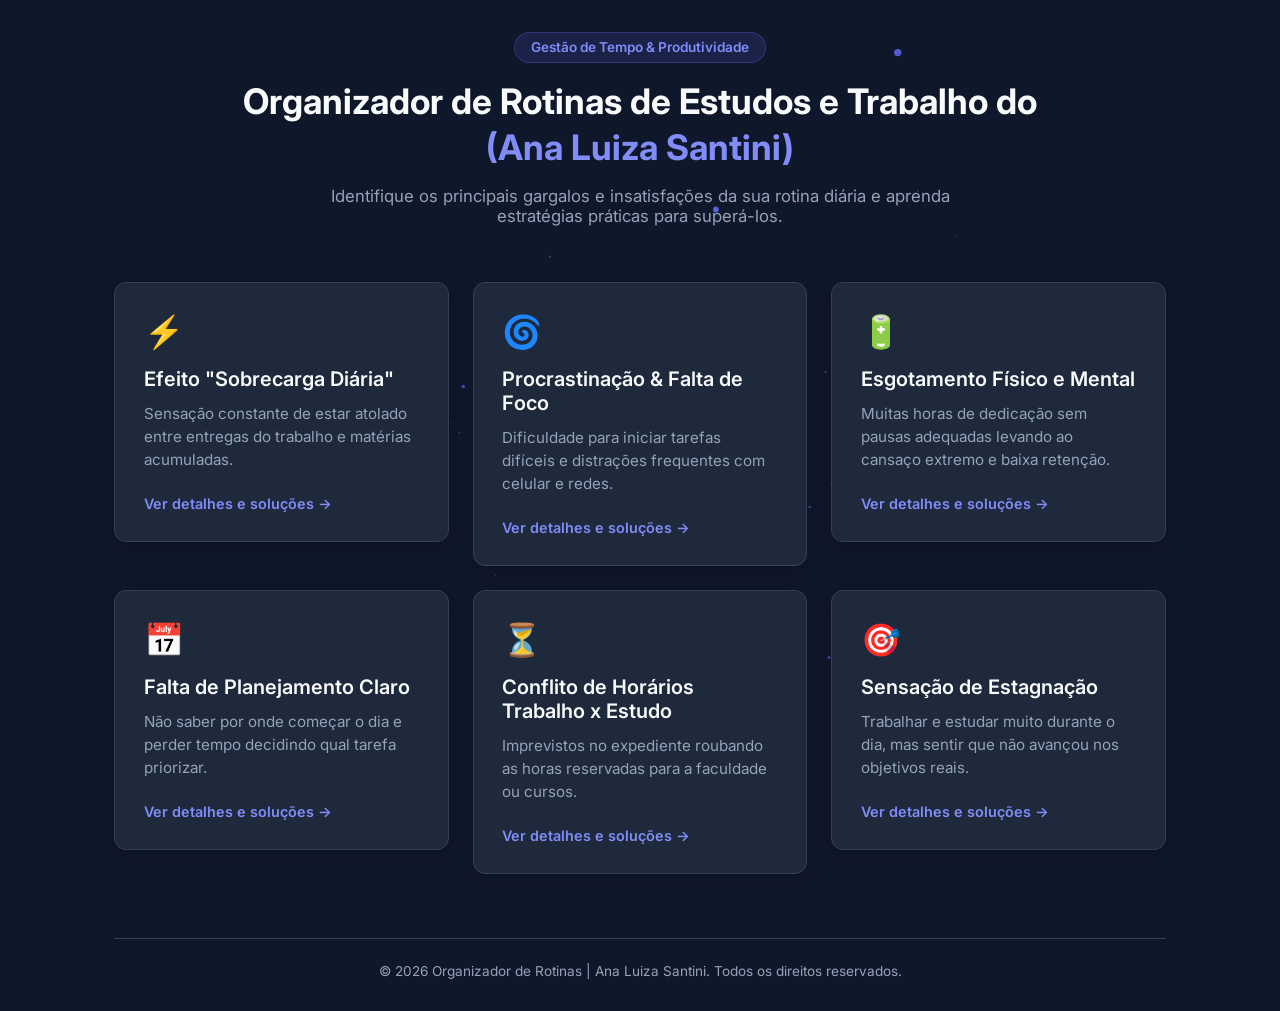
<file: index.html>
<!DOCTYPE html>
<html lang="pt-BR">
<head>
    <meta charset="UTF-8">
    <meta name="viewport" content="width=device-width, initial-scale=1.0">
    <title>Organizador de Rotinas de Estudos e Trabalho - Ana Luiza Santini</title>
    <link rel="stylesheet" href="style.css">
    <link rel="preconnect" href="https://fonts.googleapis.com">
    <link rel="preconnect" href="https://fonts.gstatic.com" crossorigin>
    <link href="https://fonts.googleapis.com/css2?family=Inter:wght@300;400;600;700&display=swap" rel="stylesheet">
</head>
<body>

    <canvas id="bg-canvas"></canvas>

    <div class="container">
        <header class="header">
            <span class="badge">Gestão de Tempo & Produtividade</span>
            <h1>Organizador de Rotinas de Estudos e Trabalho do <span class="highlight">(Ana Luiza Santini)</span></h1>
            <p>Identifique os principais gargalos e insatisfações da sua rotina diária e aprenda estratégias práticas para superá-los.</p>
        </header>

        <main class="grid-cards">
            <!-- Card 1 -->
            <a href="sobrecarga-diaria.html" style="text-decoration: none;">
                <div class="card">
                    <div class="card-icon">⚡</div>
                    <h3>Efeito "Sobrecarga Diária"</h3>
                    <p>Sensação constante de estar atolado entre entregas do trabalho e matérias acumuladas.</p>
                    <span class="card-link">Ver detalhes e soluções &rarr;</span>
                </div>
            </a>

            <!-- Card 2 -->
            <a href="procrastinacao-foco.html" style="text-decoration: none;">
                <div class="card">
                    <div class="card-icon">🌀</div>
                    <h3>Procrastinação & Falta de Foco</h3>
                    <p>Dificuldade para iniciar tarefas difíceis e distrações frequentes com celular e redes.</p>
                    <span class="card-link">Ver detalhes e soluções &rarr;</span>
                </div>
            </a>

            <!-- Card 3 -->
            <a href="esgotamento-fisico-mental.html" style="text-decoration: none;">
                <div class="card">
                    <div class="card-icon">🔋</div>
                    <h3>Esgotamento Físico e Mental</h3>
                    <p>Muitas horas de dedicação sem pausas adequadas levando ao cansaço extremo e baixa retenção.</p>
                    <span class="card-link">Ver detalhes e soluções &rarr;</span>
                </div>
            </a>

            <!-- Card 4 -->
            <a href="planejamento-claro.html" style="text-decoration: none;">
                <div class="card">
                    <div class="card-icon">📅</div>
                    <h3>Falta de Planejamento Claro</h3>
                    <p>Não saber por onde começar o dia e perder tempo decidindo qual tarefa priorizar.</p>
                    <span class="card-link">Ver detalhes e soluções &rarr;</span>
                </div>
            </a>

            <!-- Card 5 -->
            <a href="conflito-horarios.html" style="text-decoration: none;">
                <div class="card">
                    <div class="card-icon">⏳</div>
                    <h3>Conflito de Horários Trabalho x Estudo</h3>
                    <p>Imprevistos no expediente roubando as horas reservadas para a faculdade ou cursos.</p>
                    <span class="card-link">Ver detalhes e soluções &rarr;</span>
                </div>
            </a>

            <!-- Card 6 -->
            <a href="sensacao-estagnacao.html" style="text-decoration: none;">
                <div class="card">
                    <div class="card-icon">🎯</div>
                    <h3>Sensação de Estagnação</h3>
                    <p>Trabalhar e estudar muito durante o dia, mas sentir que não avançou nos objetivos reais.</p>
                    <span class="card-link">Ver detalhes e soluções &rarr;</span>
                </div>
            </a>
        </main>

        <footer>
            <p>&copy; 2026 Organizador de Rotinas | Ana Luiza Santini. Todos os direitos reservados.</p>
        </footer>
    </div>

    <script>
        const canvas = document.getElementById('bg-canvas');
        const ctx = canvas.getContext('2d');
        let width, height, particles;

        function initCanvas() {
            width = canvas.width = window.innerWidth;
            height = canvas.height = window.innerHeight;
            particles = [];
            for (let i = 0; i < 70; i++) {
                particles.push({
                    x: Math.random() * width,
                    y: Math.random() * height,
                    z: Math.random() * width,
                    size: Math.random() * 2 + 1,
                    color: '#6366f1'
                });
            }
        }

        function drawParticles() {
            ctx.clearRect(0, 0, width, height);
            let cx = width / 2;
            let cy = height / 2;

            for (let i = 0; i < particles.length; i++) {
                let p = particles[i];
                p.z -= 0.8;
                if (p.z <= 0) {
                    p.z = width;
                    p.x = Math.random() * width;
                    p.y = Math.random() * height;
                }
                let k = 252 / p.z;
                let px = (p.x - cx) * k + cx;
                let py = (p.y - cy) * k + cy;

                if (px >= 0 && px <= width && py >= 0 && py <= height) {
                    let alpha = (1 - p.z / width);
                    ctx.beginPath();
                    ctx.arc(px, py, p.size * k, 0, Math.PI * 2);
                    ctx.fillStyle = `rgba(99, 102, 241, ${alpha})`;
                    ctx.fill();
                }
            }
            requestAnimationFrame(drawParticles);
        }

        window.addEventListener('resize', initCanvas);
        initCanvas();
        drawParticles();
    </script>
</body>
</html>
</file>
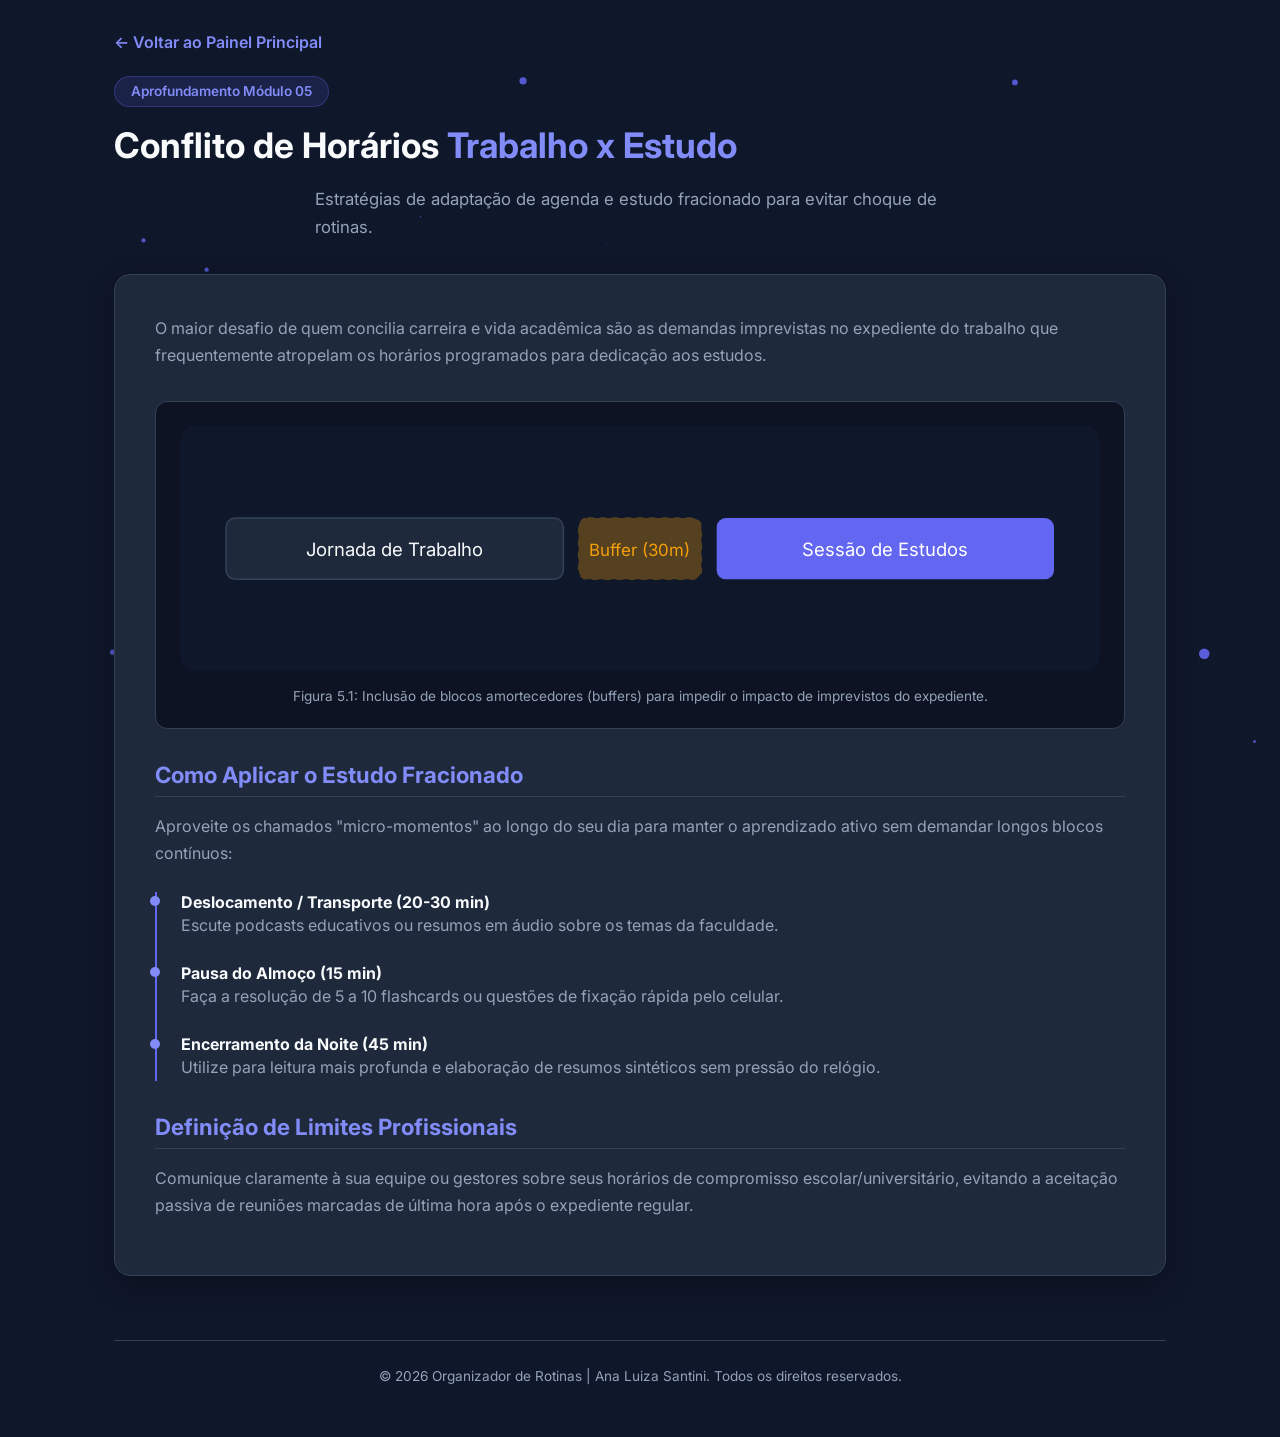
<file: conflito-horarios.html>
<!DOCTYPE html>
<html lang="pt-BR">
<head>
    <meta charset="UTF-8">
    <meta name="viewport" content="width=device-width, initial-scale=1.0">
    <title>Conflito Trabalho x Estudo - Organizador de Rotinas</title>
    <link rel="stylesheet" href="style.css">
    <link rel="preconnect" href="https://fonts.googleapis.com">
    <link rel="preconnect" href="https://fonts.gstatic.com" crossorigin>
    <link href="https://fonts.googleapis.com/css2?family=Inter:wght@300;400;600;700&display=swap" rel="stylesheet">
    <style>
        .content-box {
            background: var(--card-bg);
            border: 1px solid var(--border-color);
            border-radius: 16px;
            padding: 2.5rem;
            margin-top: 2rem;
            box-shadow: 0 10px 30px rgba(0, 0, 0, 0.3);
        }
        .btn-back {
            display: inline-flex;
            align-items: center;
            gap: 0.5rem;
            color: var(--accent-hover);
            text-decoration: none;
            font-weight: 600;
            margin-bottom: 1.5rem;
            transition: transform 0.2s;
        }
        .btn-back:hover {
            transform: translateX(-5px);
        }
        .figure-container {
            width: 100%;
            margin: 2rem 0;
            border-radius: 12px;
            overflow: hidden;
            border: 1px solid var(--border-color);
            background: #0d1322;
            text-align: center;
            padding: 1.5rem;
        }
        .figure-container svg {
            max-width: 100%;
            height: auto;
        }
        .figure-caption {
            color: var(--text-muted);
            font-size: 0.85rem;
            margin-top: 0.8rem;
        }
        .section-title {
            color: var(--accent-hover);
            margin: 2rem 0 1rem 0;
            font-size: 1.4rem;
            border-bottom: 1px solid var(--border-color);
            padding-bottom: 0.5rem;
        }
        p {
            line-height: 1.7;
            color: var(--text-muted);
            margin-bottom: 1rem;
        }
        .time-timeline {
            border-left: 2px solid var(--accent);
            padding-left: 1.5rem;
            margin: 1.5rem 0;
        }
        .time-item {
            position: relative;
            margin-bottom: 1.5rem;
        }
        .time-item::before {
            content: '';
            position: absolute;
            left: -1.95rem;
            top: 0.3rem;
            width: 10px;
            height: 10px;
            border-radius: 50%;
            background: var(--accent-hover);
        }
    </style>
</head>
<body>
    <canvas id="bg-canvas"></canvas>

    <div class="container">
        <a href="index.html" class="btn-back">&larr; Voltar ao Painel Principal</a>

        <header class="header" style="text-align: left; margin-bottom: 1.5rem;">
            <span class="badge">Aprofundamento Módulo 05</span>
            <h1>Conflito de Horários <span class="highlight">Trabalho x Estudo</span></h1>
            <p>Estratégias de adaptação de agenda e estudo fracionado para evitar choque de rotinas.</p>
        </header>

        <main class="content-box">
            <p>O maior desafio de quem concilia carreira e vida acadêmica são as demandas imprevistas no expediente do trabalho que frequentemente atropelam os horários programados para dedicação aos estudos.</p>

            <!-- FIGURA 5: TIMELINE COM BUFFERS -->
            <div class="figure-container">
                <svg viewBox="0 0 600 160" xmlns="http://www.w3.org/2000/svg">
                    <rect width="600" height="160" fill="#0f172a" rx="10"/>
                    <!-- Bloco Trabalho -->
                    <rect x="30" y="60" width="220" height="40" fill="#1e293b" stroke="#334155" rx="6"/>
                    <text x="140" y="85" fill="#f8fafc" font-size="12" text-anchor="middle">Jornada de Trabalho</text>
                    
                    <!-- Margem de Segurança / Buffer -->
                    <rect x="260" y="60" width="80" height="40" fill="#f59e0b" opacity="0.3" stroke="#f59e0b" stroke-dasharray="4,4" rx="6"/>
                    <text x="300" y="85" fill="#f59e0b" font-size="11" text-anchor="middle">Buffer (30m)</text>

                    <!-- Bloco Estudo -->
                    <rect x="350" y="60" width="220" height="40" fill="#6366f1" rx="6"/>
                    <text x="460" y="85" fill="#ffffff" font-size="12" text-anchor="middle">Sessão de Estudos</text>
                </svg>
                <div class="figure-caption">Figura 5.1: Inclusão de blocos amortecedores (buffers) para impedir o impacto de imprevistos do expediente.</div>
            </div>

            <h2 class="section-title">Como Aplicar o Estudo Fracionado</h2>
            <p>Aproveite os chamados "micro-momentos" ao longo do seu dia para manter o aprendizado ativo sem demandar longos blocos contínuos:</p>

            <div class="time-timeline">
                <div class="time-item">
                    <h4 style="color: var(--text-main);">Deslocamento / Transporte (20-30 min)</h4>
                    <p>Escute podcasts educativos ou resumos em áudio sobre os temas da faculdade.</p>
                </div>
                <div class="time-item">
                    <h4 style="color: var(--text-main);">Pausa do Almoço (15 min)</h4>
                    <p>Faça a resolução de 5 a 10 flashcards ou questões de fixação rápida pelo celular.</p>
                </div>
                <div class="time-item">
                    <h4 style="color: var(--text-main);">Encerramento da Noite (45 min)</h4>
                    <p>Utilize para leitura mais profunda e elaboração de resumos sintéticos sem pressão do relógio.</p>
                </div>
            </div>

            <h2 class="section-title">Definição de Limites Profissionais</h2>
            <p>Comunique claramente à sua equipe ou gestores sobre seus horários de compromisso escolar/universitário, evitando a aceitação passiva de reuniões marcadas de última hora após o expediente regular.</p>
        </main>

        <footer>
            <p>&copy; 2026 Organizador de Rotinas | Ana Luiza Santini. Todos os direitos reservados.</p>
        </footer>
    </div>

    <script>
        const canvas = document.getElementById('bg-canvas');
        const ctx = canvas.getContext('2d');
        let width, height, particles;

        function initCanvas() {
            width = canvas.width = window.innerWidth;
            height = canvas.height = window.innerHeight;
            particles = [];
            for (let i = 0; i < 70; i++) {
                particles.push({
                    x: Math.random() * width,
                    y: Math.random() * height,
                    z: Math.random() * width,
                    size: Math.random() * 2 + 1
                });
            }
        }

        function drawParticles() {
            ctx.clearRect(0, 0, width, height);
            let cx = width / 2;
            let cy = height / 2;
            for (let i = 0; i < particles.length; i++) {
                let p = particles[i];
                p.z -= 0.8;
                if (p.z <= 0) {
                    p.z = width;
                    p.x = Math.random() * width;
                    p.y = Math.random() * height;
                }
                let k = 252 / p.z;
                let px = (p.x - cx) * k + cx;
                let py = (p.y - cy) * k + cy;
                if (px >= 0 && px <= width && py >= 0 && py <= height) {
                    let alpha = (1 - p.z / width);
                    ctx.beginPath();
                    ctx.arc(px, py, p.size * k, 0, Math.PI * 2);
                    ctx.fillStyle = `rgba(99, 102, 241, ${alpha})`;
                    ctx.fill();
                }
            }
            requestAnimationFrame(drawParticles);
        }
        window.addEventListener('resize', initCanvas);
        initCanvas();
        drawParticles();
    </script>
</body>
</html>
</file>
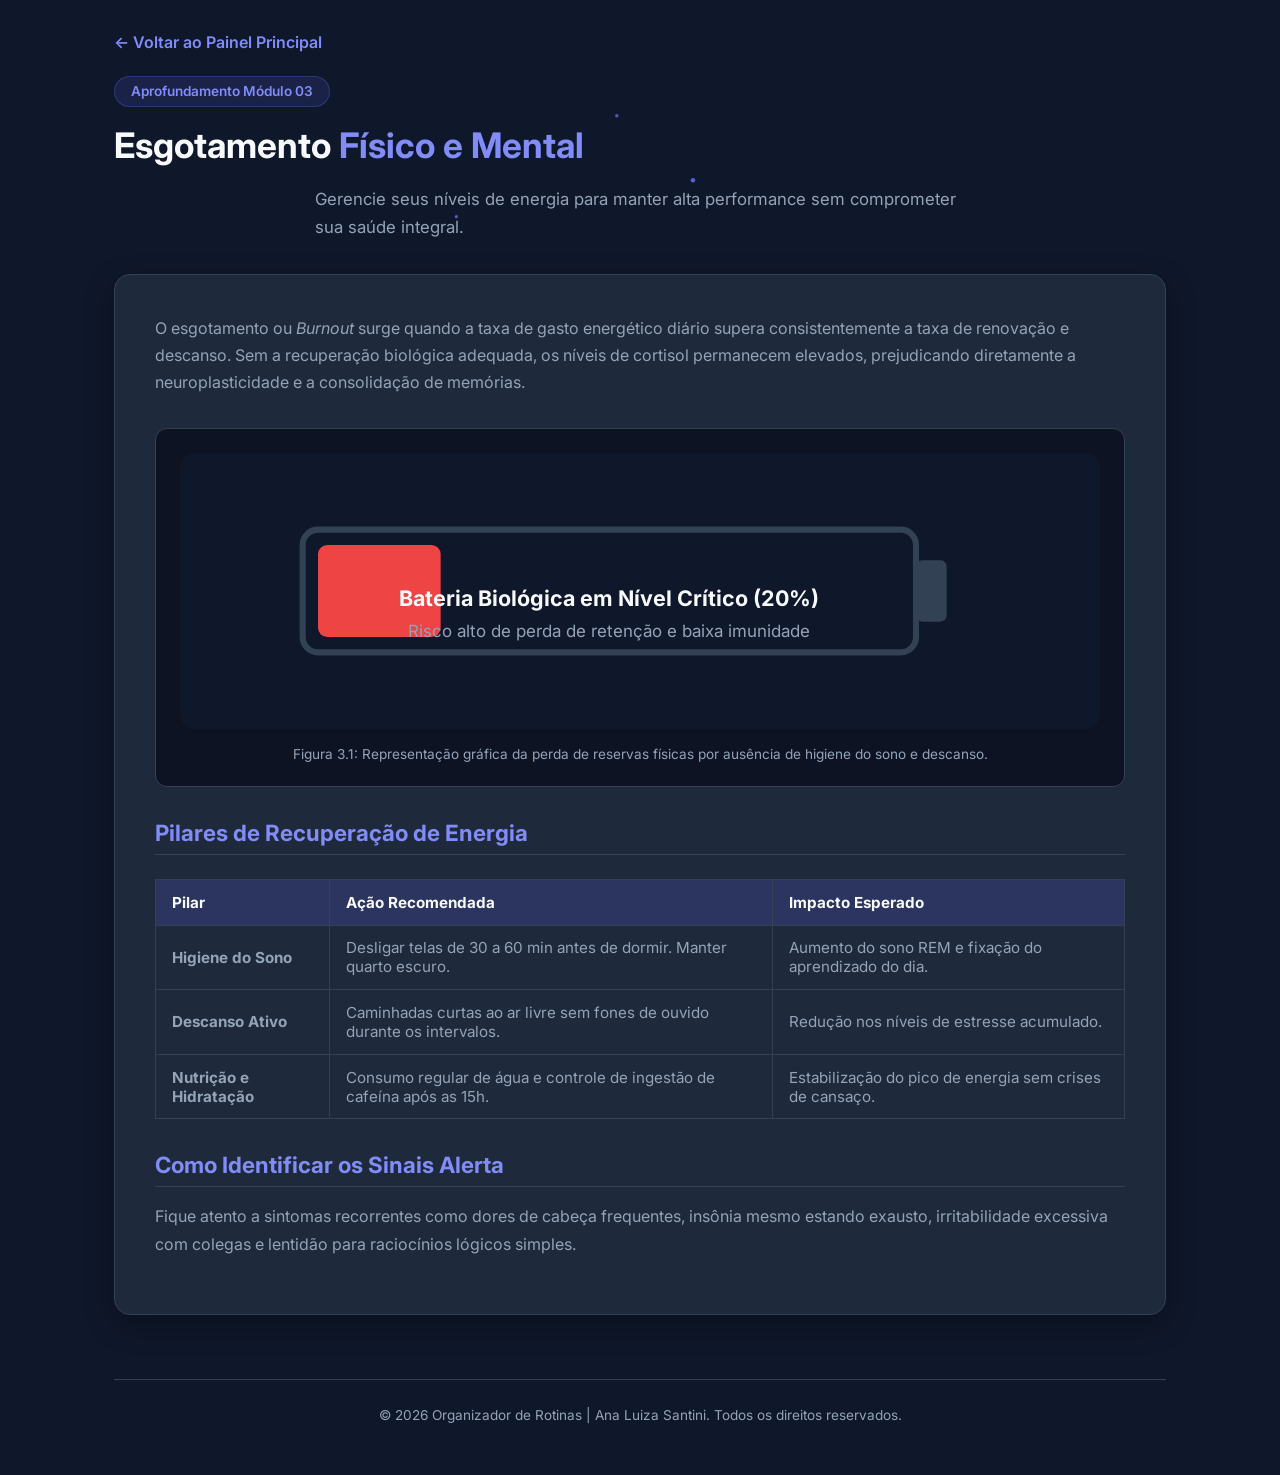
<file: esgotamento-fisico-mental.html>
<!DOCTYPE html>
<html lang="pt-BR">
<head>
    <meta charset="UTF-8">
    <meta name="viewport" content="width=device-width, initial-scale=1.0">
    <title>Esgotamento Físico e Mental - Organizador de Rotinas</title>
    <link rel="stylesheet" href="style.css">
    <link rel="preconnect" href="https://fonts.googleapis.com">
    <link rel="preconnect" href="https://fonts.gstatic.com" crossorigin>
    <link href="https://fonts.googleapis.com/css2?family=Inter:wght@300;400;600;700&display=swap" rel="stylesheet">
    <style>
        .content-box {
            background: var(--card-bg);
            border: 1px solid var(--border-color);
            border-radius: 16px;
            padding: 2.5rem;
            margin-top: 2rem;
            box-shadow: 0 10px 30px rgba(0, 0, 0, 0.3);
        }
        .btn-back {
            display: inline-flex;
            align-items: center;
            gap: 0.5rem;
            color: var(--accent-hover);
            text-decoration: none;
            font-weight: 600;
            margin-bottom: 1.5rem;
            transition: transform 0.2s;
        }
        .btn-back:hover {
            transform: translateX(-5px);
        }
        .figure-container {
            width: 100%;
            margin: 2rem 0;
            border-radius: 12px;
            overflow: hidden;
            border: 1px solid var(--border-color);
            background: #0d1322;
            text-align: center;
            padding: 1.5rem;
        }
        .figure-container svg {
            max-width: 100%;
            height: auto;
        }
        .figure-caption {
            color: var(--text-muted);
            font-size: 0.85rem;
            margin-top: 0.8rem;
        }
        .section-title {
            color: var(--accent-hover);
            margin: 2rem 0 1rem 0;
            font-size: 1.4rem;
            border-bottom: 1px solid var(--border-color);
            padding-bottom: 0.5rem;
        }
        p {
            line-height: 1.7;
            color: var(--text-muted);
            margin-bottom: 1rem;
        }
        .health-table {
            width: 100%;
            border-collapse: collapse;
            margin: 1.5rem 0;
        }
        .health-table th, .health-table td {
            border: 1px solid var(--border-color);
            padding: 0.8rem 1rem;
            text-align: left;
            font-size: 0.95rem;
        }
        .health-table th {
            background: rgba(99, 102, 241, 0.2);
            color: var(--text-main);
        }
        .health-table td {
            color: var(--text-muted);
        }
    </style>
</head>
<body>
    <canvas id="bg-canvas"></canvas>

    <div class="container">
        <a href="index.html" class="btn-back">&larr; Voltar ao Painel Principal</a>

        <header class="header" style="text-align: left; margin-bottom: 1.5rem;">
            <span class="badge">Aprofundamento Módulo 03</span>
            <h1>Esgotamento <span class="highlight">Físico e Mental</span></h1>
            <p>Gerencie seus níveis de energia para manter alta performance sem comprometer sua saúde integral.</p>
        </header>

        <main class="content-box">
            <p>O esgotamento ou <em>Burnout</em> surge quando a taxa de gasto energético diário supera consistentemente a taxa de renovação e descanso. Sem a recuperação biológica adequada, os níveis de cortisol permanecem elevados, prejudicando diretamente a neuroplasticidade e a consolidação de memórias.</p>

            <!-- FIGURA 3: BATERIA DE ENERGIA BIOLÓGICA -->
            <div class="figure-container">
                <svg viewBox="0 0 600 180" xmlns="http://www.w3.org/2000/svg">
                    <rect width="600" height="180" fill="#0f172a" rx="10"/>
                    <!-- Bateria -->
                    <rect x="80" y="50" width="400" height="80" fill="none" stroke="#334155" stroke-width="4" rx="10"/>
                    <rect x="480" y="70" width="20" height="40" fill="#334155" rx="4"/>
                    <!-- Nível Crítico -->
                    <rect x="90" y="60" width="80" height="60" fill="#ef4444" rx="6"/>
                    <text x="280" y="100" fill="#f8fafc" font-size="14" text-anchor="middle" font-weight="bold">Bateria Biológica em Nível Crítico (20%)</text>
                    <text x="280" y="120" fill="#94a3b8" font-size="11" text-anchor="middle">Risco alto de perda de retenção e baixa imunidade</text>
                </svg>
                <div class="figure-caption">Figura 3.1: Representação gráfica da perda de reservas físicas por ausência de higiene do sono e descanso.</div>
            </div>

            <h2 class="section-title">Pilares de Recuperação de Energia</h2>

            <table class="health-table">
                <thead>
                    <tr>
                        <th>Pilar</th>
                        <th>Ação Recomendada</th>
                        <th>Impacto Esperado</th>
                    </tr>
                </thead>
                <tbody>
                    <tr>
                        <td><strong>Higiene do Sono</strong></td>
                        <td>Desligar telas de 30 a 60 min antes de dormir. Manter quarto escuro.</td>
                        <td>Aumento do sono REM e fixação do aprendizado do dia.</td>
                    </tr>
                    <tr>
                        <td><strong>Descanso Ativo</strong></td>
                        <td>Caminhadas curtas ao ar livre sem fones de ouvido durante os intervalos.</td>
                        <td>Redução nos níveis de estresse acumulado.</td>
                    </tr>
                    <tr>
                        <td><strong>Nutrição e Hidratação</strong></td>
                        <td>Consumo regular de água e controle de ingestão de cafeína após as 15h.</td>
                        <td>Estabilização do pico de energia sem crises de cansaço.</td>
                    </tr>
                </tbody>
            </table>

            <h2 class="section-title">Como Identificar os Sinais Alerta</h2>
            <p>Fique atento a sintomas recorrentes como dores de cabeça frequentes, insônia mesmo estando exausto, irritabilidade excessiva com colegas e lentidão para raciocínios lógicos simples.</p>
        </main>

        <footer>
            <p>&copy; 2026 Organizador de Rotinas | Ana Luiza Santini. Todos os direitos reservados.</p>
        </footer>
    </div>

    <script>
        const canvas = document.getElementById('bg-canvas');
        const ctx = canvas.getContext('2d');
        let width, height, particles;

        function initCanvas() {
            width = canvas.width = window.innerWidth;
            height = canvas.height = window.innerHeight;
            particles = [];
            for (let i = 0; i < 70; i++) {
                particles.push({
                    x: Math.random() * width,
                    y: Math.random() * height,
                    z: Math.random() * width,
                    size: Math.random() * 2 + 1
                });
            }
        }

        function drawParticles() {
            ctx.clearRect(0, 0, width, height);
            let cx = width / 2;
            let cy = height / 2;
            for (let i = 0; i < particles.length; i++) {
                let p = particles[i];
                p.z -= 0.8;
                if (p.z <= 0) {
                    p.z = width;
                    p.x = Math.random() * width;
                    p.y = Math.random() * height;
                }
                let k = 252 / p.z;
                let px = (p.x - cx) * k + cx;
                let py = (p.y - cy) * k + cy;
                if (px >= 0 && px <= width && py >= 0 && py <= height) {
                    let alpha = (1 - p.z / width);
                    ctx.beginPath();
                    ctx.arc(px, py, p.size * k, 0, Math.PI * 2);
                    ctx.fillStyle = `rgba(99, 102, 241, ${alpha})`;
                    ctx.fill();
                }
            }
            requestAnimationFrame(drawParticles);
        }
        window.addEventListener('resize', initCanvas);
        initCanvas();
        drawParticles();
    </script>
</body>
</html>
</file>
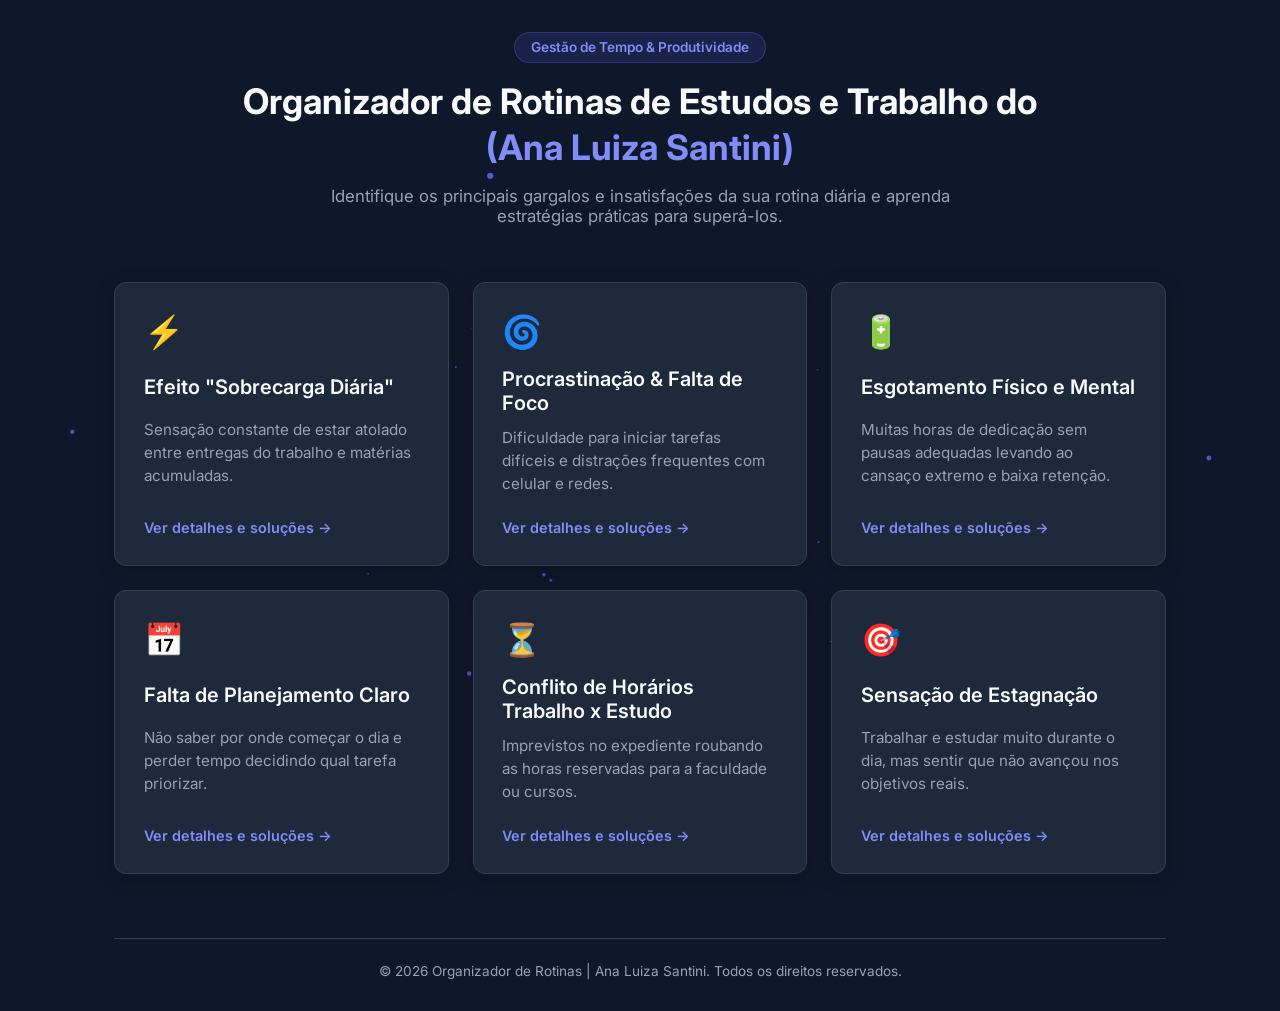
<file: index (1).html>
<!DOCTYPE html>
<html lang="pt-BR">
<head>
    <meta charset="UTF-8">
    <meta name="viewport" content="width=device-width, initial-scale=1.0">
    <title>Organizador de Rotinas de Estudos e Trabalho - Ana Luiza Santini</title>
    <link rel="stylesheet" href="style.css">
    <!-- Fonte Google Inter -->
    <link rel="preconnect" href="https://fonts.googleapis.com">
    <link rel="preconnect" href="https://fonts.gstatic.com" crossorigin>
    <link href="https://fonts.googleapis.com/css2?family=Inter:wght@300;400;600;700&display=swap" rel="stylesheet">
</head>
<body>

    <!-- Fundo Tridimensional em Canvas -->
    <canvas id="bg-canvas"></canvas>

    <div class="container">
        <header class="header">
            <span class="badge">Gestão de Tempo & Produtividade</span>
            <h1>Organizador de Rotinas de Estudos e Trabalho do <span class="highlight">(Ana Luiza Santini)</span></h1>
            <p>Identifique os principais gargalos e insatisfações da sua rotina diária e aprenda estratégias práticas para superá-los.</p>
        </header>

        <main class="grid-cards">
            <!-- Card 1 -->
            <div class="card" onclick="openModal('modal-1')">
                <div class="card-icon">⚡</div>
                <h3>Efeito "Sobrecarga Diária"</h3>
                <p>Sensação constante de estar atolado entre entregas do trabalho e matérias acumuladas.</p>
                <span class="card-link">Ver detalhes e soluções &rarr;</span>
            </div>

            <!-- Card 2 -->
            <div class="card" onclick="openModal('modal-2')">
                <div class="card-icon">🌀</div>
                <h3>Procrastinação & Falta de Foco</h3>
                <p>Dificuldade para iniciar tarefas difíceis e distrações frequentes com celular e redes.</p>
                <span class="card-link">Ver detalhes e soluções &rarr;</span>
            </div>

            <!-- Card 3 -->
            <div class="card" onclick="openModal('modal-3')">
                <div class="card-icon">🔋</div>
                <h3>Esgotamento Físico e Mental</h3>
                <p>Muitas horas de dedicação sem pausas adequadas levando ao cansaço extremo e baixa retenção.</p>
                <span class="card-link">Ver detalhes e soluções &rarr;</span>
            </div>

            <!-- Card 4 -->
            <div class="card" onclick="openModal('modal-4')">
                <div class="card-icon">📅</div>
                <h3>Falta de Planejamento Claro</h3>
                <p>Não saber por onde começar o dia e perder tempo decidindo qual tarefa priorizar.</p>
                <span class="card-link">Ver detalhes e soluções &rarr;</span>
            </div>

            <!-- Card 5 -->
            <div class="card" onclick="openModal('modal-5')">
                <div class="card-icon">⏳</div>
                <h3>Conflito de Horários Trabalho x Estudo</h3>
                <p>Imprevistos no expediente roubando as horas reservadas para a faculdade ou cursos.</p>
                <span class="card-link">Ver detalhes e soluções &rarr;</span>
            </div>

            <!-- Card 6 -->
            <div class="card" onclick="openModal('modal-6')">
                <div class="card-icon">🎯</div>
                <h3>Sensação de Estagnação</h3>
                <p>Trabalhar e estudar muito durante o dia, mas sentir que não avançou nos objetivos reais.</p>
                <span class="card-link">Ver detalhes e soluções &rarr;</span>
            </div>
        </main>

        <footer>
            <p>&copy; 2026 Organizador de Rotinas | Ana Luiza Santini. Todos os direitos reservados.</p>
        </footer>
    </div>

    <!-- EFEITOS MODAIS -->

    <!-- Modal 1 -->
    <div id="modal-1" class="modal">
        <div class="modal-content">
            <span class="close-btn" onclick="closeModal('modal-1')">&times;</span>
            <h2>Efeito "Sobrecarga Diária"</h2>
            <div class="modal-body">
                <h4>Incômodo / Problema Real:</h4>
                <p>Sentir que as demandas do trabalho e os tópicos de estudo nunca param de crescer, gerando ansiedade e a impressão de que o dia precisaria ter 48 horas.</p>
                
                <h4>Como Resolver / Dicas de Organização:</h4>
                <ul>
                    <li><strong>Método Timeblocking:</strong> Reserve blocos fixos na agenda tanto para o trabalho quanto para os estudos. Tratando cada bloco como um compromisso inegociável.</li>
                    <li><strong>Regra do Limite Diário:</strong> Selecione apenas 3 tarefas principais para concluir por dia. O que vier além disso é bônus.</li>
                </ul>
            </div>
        </div>
    </div>

    <!-- Modal 2 -->
    <div id="modal-2" class="modal">
        <div class="modal-content">
            <span class="close-btn" onclick="closeModal('modal-2')">&times;</span>
            <h2>Procrastinação & Falta de Foco</h2>
            <div class="modal-body">
                <h4>Incômodo / Problema Real:</h4>
                <p>Abertura constante de abas desnecessárias, verificação frenética de notificações do celular e o hábito de adiar matérias mais difíceis.</p>
                
                <h4>Como Resolver / Dicas de Organização:</h4>
                <ul>
                    <li><strong>Técnica Pomodoro Adaptada:</strong> Faça ciclos de 25 a 45 minutos de foco total com 5 a 10 minutos de descanso programado.</li>
                    <li><strong>Ambiente Livre de Distrações:</strong> Deixe o celular em outro cômodo ou use bloqueadores de aplicativos durante as sessões de estudo.</li>
                </ul>
            </div>
        </div>
    </div>

    <!-- Modal 3 -->
    <div id="modal-3" class="modal">
        <div class="modal-content">
            <span class="close-btn" onclick="closeModal('modal-3')">&times;</span>
            <h2>Esgotamento Físico e Mental</h2>
            <div class="modal-body">
                <h4>Incômodo / Problema Real:</h4>
                <p>Tentar manter o ritmo máximo o tempo todo resulta em perda de memória, irritabilidade e queda severa no rendimento dos estudos e no trabalho.</p>
                
                <h4>Como Resolver / Dicas de Organização:</h4>
                <ul>
                    <li><strong>Descanso Ativo:</strong> Inclua pequenas caminhadas, alongamentos e momentos longe de telas no meio da jornada.</li>
                    <li><strong>Higiene do Sono:</strong> Defina um horário limite para desligar dispositivos eletrônicos antes de dormir para garantir recuperação real.</li>
                </ul>
            </div>
        </div>
    </div>

    <!-- Modal 4 -->
    <div id="modal-4" class="modal">
        <div class="modal-content">
            <span class="close-btn" onclick="closeModal('modal-4')">&times;</span>
            <h2>Falta de Planejamento Claro</h2>
            <div class="modal-body">
                <h4>Incômodo / Problema Real:</h4>
                <p>Sentar na mesa para estudar ou trabalhar e perder de 20 a 30 minutos pensando no que deve ser feito primeiro.</p>
                
                <h4>Como Resolver / Dicas de Organização:</h4>
                <ul>
                    <li><strong>Planejamento Noturno:</strong> Deixe a lista de tarefas do dia seguinte totalmente organizada na noite anterior.</li>
                    <li><strong>Matriz de Eisenhower:</strong> Classifique suas atividades entre o que é urgente, importante, delegável ou descartável.</li>
                </ul>
            </div>
        </div>
    </div>

    <!-- Modal 5 -->
    <div id="modal-5" class="modal">
        <div class="modal-content">
            <span class="close-btn" onclick="closeModal('modal-5')">&times;</span>
            <h2>Conflito de Horários Trabalho x Estudo</h2>
            <div class="modal-body">
                <h4>Incômodo / Problema Real:</h4>
                <p>Horas extras inesperadas ou demandas urgentes do emprego que acabam consumindo o tempo dedicado às aulas e revisões.</p>
                
                <h4>Como Resolver / Dicas de Organização:</h4>
                <ul>
                    <li><strong>Margem de Segurança:</strong> Crie "buffers" (intervalos vagos) na sua agenda entre o encerramento do trabalho e o início dos estudos.</li>
                    <li><strong>Estudo Fracionado:</strong> Utilize pequenos intervalos durante o dia (ex: transporte público ou horário de almoço) para revisões rápidas ou flashcards.</li>
                </ul>
            </div>
        </div>
    </div>

    <!-- Modal 6 -->
    <div id="modal-6" class="modal">
        <div class="modal-content">
            <span class="close-btn" onclick="closeModal('modal-6')">&times;</span>
            <h2>Sensação de Estagnação</h2>
            <div class="modal-body">
                <h4>Incômodo / Problema Real:</h4>
                <p>Sensação de estar sempre correndo sem sair do lugar, gerada pela ausência de acompanhamento claro do seu progresso.</p>
                
                <h4>Como Resolver / Dicas de Organização:</h4>
                <ul>
                    <li><strong>Registro de Conquistas:</strong> Mantenha um checklist visual do conteúdo programático já concluído e dos projetos do trabalho entregues.</li>
                    <li><strong>Revisão Semanal:</strong> Ao final de cada semana, dedique 15 minutos para avaliar o que funcionou e o que precisa de ajustes no seu cronograma.</li>
                </ul>
            </div>
        </div>
    </div>

    <!-- JavaScript simples para acionar o fundo 3D e o Modal -->
    <script>
        // Lógica dos Modais
        function openModal(id) {
            document.getElementById(id).style.display = 'flex';
        }

        function closeModal(id) {
            document.getElementById(id).style.display = 'none';
        }

        // Fechar ao clicar fora do conteúdo do modal
        window.onclick = function(event) {
            if (event.target.classList.contains('modal')) {
                event.target.style.display = 'none';
            }
        }

        // Fundo 3D em Canvas (Partículas Tridimensionais)
        const canvas = document.getElementById('bg-canvas');
        const ctx = canvas.getContext('2d');

        let width, height, particles;

        function initCanvas() {
            width = canvas.width = window.innerWidth;
            height = canvas.height = window.innerHeight;
            particles = [];

            for (let i = 0; i < 70; i++) {
                particles.push({
                    x: Math.random() * width,
                    y: Math.random() * height,
                    z: Math.random() * width,
                    size: Math.random() * 2 + 1,
                    color: '#6366f1'
                });
            }
        }

        function drawParticles() {
            ctx.clearRect(0, 0, width, height);

            let cx = width / 2;
            let cy = height / 2;

            for (let i = 0; i < particles.length; i++) {
                let p = particles[i];
                p.z -= 0.8;

                if (p.z <= 0) {
                    p.z = width;
                    p.x = Math.random() * width;
                    p.y = Math.random() * height;
                }

                let k = 252 / p.z;
                let px = (p.x - cx) * k + cx;
                let py = (p.y - cy) * k + cy;

                if (px >= 0 && px <= width && py >= 0 && py <= height) {
                    let alpha = (1 - p.z / width);
                    ctx.beginPath();
                    ctx.arc(px, py, p.size * k, 0, Math.PI * 2);
                    ctx.fillStyle = `rgba(99, 102, 241, ${alpha})`;
                    ctx.fill();
                }
            }

            requestAnimationFrame(drawParticles);
        }

        window.addEventListener('resize', initCanvas);
        initCanvas();
        drawParticles();
    </script>
</body>
</html>
</file>
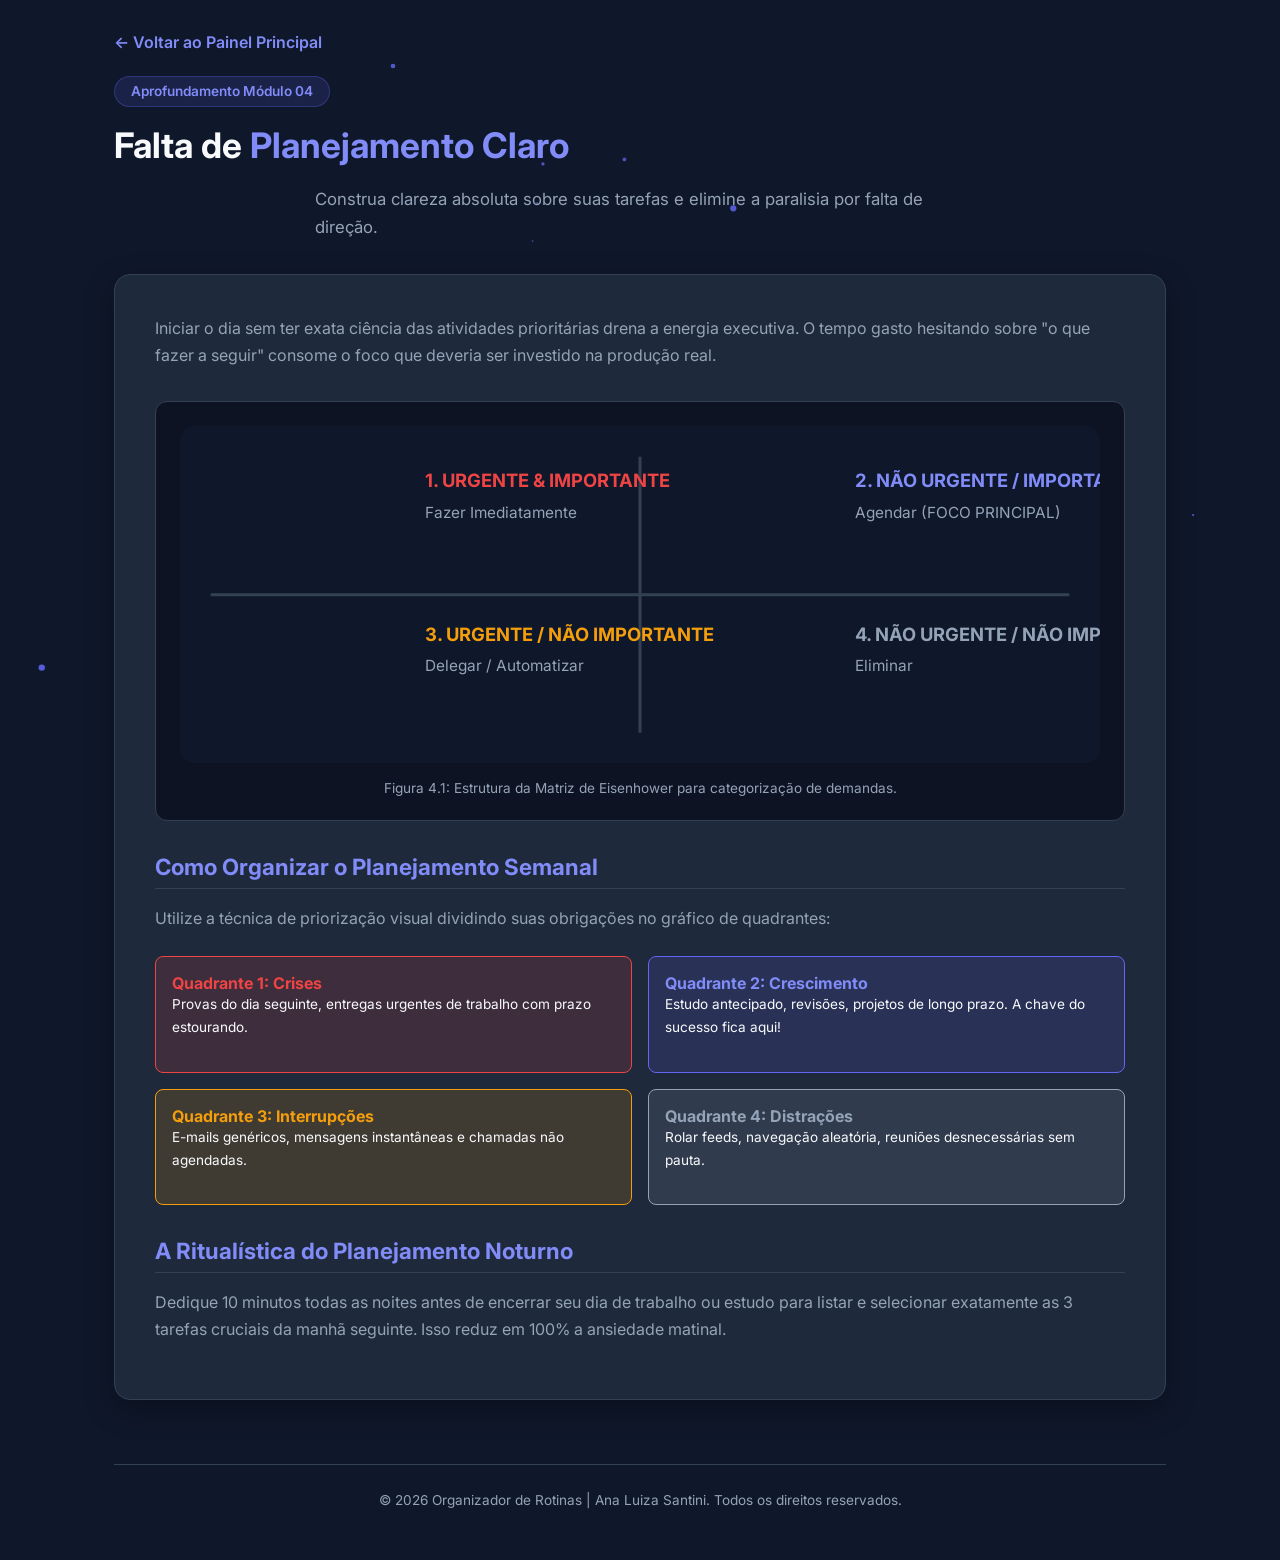
<file: planejamento-claro.html>
<!DOCTYPE html>
<html lang="pt-BR">
<head>
    <meta charset="UTF-8">
    <meta name="viewport" content="width=device-width, initial-scale=1.0">
    <title>Falta de Planejamento Claro - Organizador de Rotinas</title>
    <link rel="stylesheet" href="style.css">
    <link rel="preconnect" href="https://fonts.googleapis.com">
    <link rel="preconnect" href="https://fonts.gstatic.com" crossorigin>
    <link href="https://fonts.googleapis.com/css2?family=Inter:wght@300;400;600;700&display=swap" rel="stylesheet">
    <style>
        .content-box {
            background: var(--card-bg);
            border: 1px solid var(--border-color);
            border-radius: 16px;
            padding: 2.5rem;
            margin-top: 2rem;
            box-shadow: 0 10px 30px rgba(0, 0, 0, 0.3);
        }
        .btn-back {
            display: inline-flex;
            align-items: center;
            gap: 0.5rem;
            color: var(--accent-hover);
            text-decoration: none;
            font-weight: 600;
            margin-bottom: 1.5rem;
            transition: transform 0.2s;
        }
        .btn-back:hover {
            transform: translateX(-5px);
        }
        .figure-container {
            width: 100%;
            margin: 2rem 0;
            border-radius: 12px;
            overflow: hidden;
            border: 1px solid var(--border-color);
            background: #0d1322;
            text-align: center;
            padding: 1.5rem;
        }
        .figure-container svg {
            max-width: 100%;
            height: auto;
        }
        .figure-caption {
            color: var(--text-muted);
            font-size: 0.85rem;
            margin-top: 0.8rem;
        }
        .section-title {
            color: var(--accent-hover);
            margin: 2rem 0 1rem 0;
            font-size: 1.4rem;
            border-bottom: 1px solid var(--border-color);
            padding-bottom: 0.5rem;
        }
        p {
            line-height: 1.7;
            color: var(--text-muted);
            margin-bottom: 1rem;
        }
        .eisenhower-grid {
            display: grid;
            grid-template-columns: 1fr 1fr;
            gap: 1rem;
            margin: 1.5rem 0;
        }
        .eisen-box {
            padding: 1rem;
            border-radius: 8px;
            border: 1px solid var(--border-color);
        }
        .eisen-1 { background: rgba(239, 68, 68, 0.15); border-color: #ef4444; }
        .eisen-2 { background: rgba(99, 102, 241, 0.15); border-color: #6366f1; }
        .eisen-3 { background: rgba(245, 158, 11, 0.15); border-color: #f59e0b; }
        .eisen-4 { background: rgba(148, 163, 184, 0.15); border-color: #94a3b8; }
    </style>
</head>
<body>
    <canvas id="bg-canvas"></canvas>

    <div class="container">
        <a href="index.html" class="btn-back">&larr; Voltar ao Painel Principal</a>

        <header class="header" style="text-align: left; margin-bottom: 1.5rem;">
            <span class="badge">Aprofundamento Módulo 04</span>
            <h1>Falta de <span class="highlight">Planejamento Claro</span></h1>
            <p>Construa clareza absoluta sobre suas tarefas e elimine a paralisia por falta de direção.</p>
        </header>

        <main class="content-box">
            <p>Iniciar o dia sem ter exata ciência das atividades prioritárias drena a energia executiva. O tempo gasto hesitando sobre "o que fazer a seguir" consome o foco que deveria ser investido na produção real.</p>

            <!-- FIGURA 4: MATRIZ DE EISENHOWER -->
            <div class="figure-container">
                <svg viewBox="0 0 600 220" xmlns="http://www.w3.org/2000/svg">
                    <rect width="600" height="220" fill="#0f172a" rx="10"/>
                    <line x1="300" y1="20" x2="300" y2="200" stroke="#334155" stroke-width="2"/>
                    <line x1="20" y1="110" x2="580" y2="110" stroke="#334155" stroke-width="2"/>
                    
                    <text x="160" y="40" fill="#ef4444" font-weight="bold" font-size="12">1. URGENTE & IMPORTANTE</text>
                    <text x="160" y="60" fill="#94a3b8" font-size="10">Fazer Imediatamente</text>

                    <text x="440" y="40" fill="#818cf8" font-weight="bold" font-size="12">2. NÃO URGENTE / IMPORTANTE</text>
                    <text x="440" y="60" fill="#94a3b8" font-size="10">Agendar (FOCO PRINCIPAL)</text>

                    <text x="160" y="140" fill="#f59e0b" font-weight="bold" font-size="12">3. URGENTE / NÃO IMPORTANTE</text>
                    <text x="160" y="160" fill="#94a3b8" font-size="10">Delegar / Automatizar</text>

                    <text x="440" y="140" fill="#94a3b8" font-weight="bold" font-size="12">4. NÃO URGENTE / NÃO IMPORTANTE</text>
                    <text x="440" y="160" fill="#94a3b8" font-size="10">Eliminar</text>
                </svg>
                <div class="figure-caption">Figura 4.1: Estrutura da Matriz de Eisenhower para categorização de demandas.</div>
            </div>

            <h2 class="section-title">Como Organizar o Planejamento Semanal</h2>
            <p>Utilize a técnica de priorização visual dividindo suas obrigações no gráfico de quadrantes:</p>

            <div class="eisenhower-grid">
                <div class="eisen-box eisen-1">
                    <h4 style="color: #ef4444;">Quadrante 1: Crises</h4>
                    <p style="font-size: 0.85rem; color: var(--text-main);">Provas do dia seguinte, entregas urgentes de trabalho com prazo estourando.</p>
                </div>
                <div class="eisen-box eisen-2">
                    <h4 style="color: #818cf8;">Quadrante 2: Crescimento</h4>
                    <p style="font-size: 0.85rem; color: var(--text-main);">Estudo antecipado, revisões, projetos de longo prazo. A chave do sucesso fica aqui!</p>
                </div>
                <div class="eisen-box eisen-3">
                    <h4 style="color: #f59e0b;">Quadrante 3: Interrupções</h4>
                    <p style="font-size: 0.85rem; color: var(--text-main);">E-mails genéricos, mensagens instantâneas e chamadas não agendadas.</p>
                </div>
                <div class="eisen-box eisen-4">
                    <h4 style="color: #94a3b8;">Quadrante 4: Distrações</h4>
                    <p style="font-size: 0.85rem; color: var(--text-main);">Rolar feeds, navegação aleatória, reuniões desnecessárias sem pauta.</p>
                </div>
            </div>

            <h2 class="section-title">A Ritualística do Planejamento Noturno</h2>
            <p>Dedique 10 minutos todas as noites antes de encerrar seu dia de trabalho ou estudo para listar e selecionar exatamente as 3 tarefas cruciais da manhã seguinte. Isso reduz em 100% a ansiedade matinal.</p>
        </main>

        <footer>
            <p>&copy; 2026 Organizador de Rotinas | Ana Luiza Santini. Todos os direitos reservados.</p>
        </footer>
    </div>

    <script>
        const canvas = document.getElementById('bg-canvas');
        const ctx = canvas.getContext('2d');
        let width, height, particles;

        function initCanvas() {
            width = canvas.width = window.innerWidth;
            height = canvas.height = window.innerHeight;
            particles = [];
            for (let i = 0; i < 70; i++) {
                particles.push({
                    x: Math.random() * width,
                    y: Math.random() * height,
                    z: Math.random() * width,
                    size: Math.random() * 2 + 1
                });
            }
        }

        function drawParticles() {
            ctx.clearRect(0, 0, width, height);
            let cx = width / 2;
            let cy = height / 2;
            for (let i = 0; i < particles.length; i++) {
                let p = particles[i];
                p.z -= 0.8;
                if (p.z <= 0) {
                    p.z = width;
                    p.x = Math.random() * width;
                    p.y = Math.random() * height;
                }
                let k = 252 / p.z;
                let px = (p.x - cx) * k + cx;
                let py = (p.y - cy) * k + cy;
                if (px >= 0 && px <= width && py >= 0 && py <= height) {
                    let alpha = (1 - p.z / width);
                    ctx.beginPath();
                    ctx.arc(px, py, p.size * k, 0, Math.PI * 2);
                    ctx.fillStyle = `rgba(99, 102, 241, ${alpha})`;
                    ctx.fill();
                }
            }
            requestAnimationFrame(drawParticles);
        }
        window.addEventListener('resize', initCanvas);
        initCanvas();
        drawParticles();
    </script>
</body>
</html>
</file>
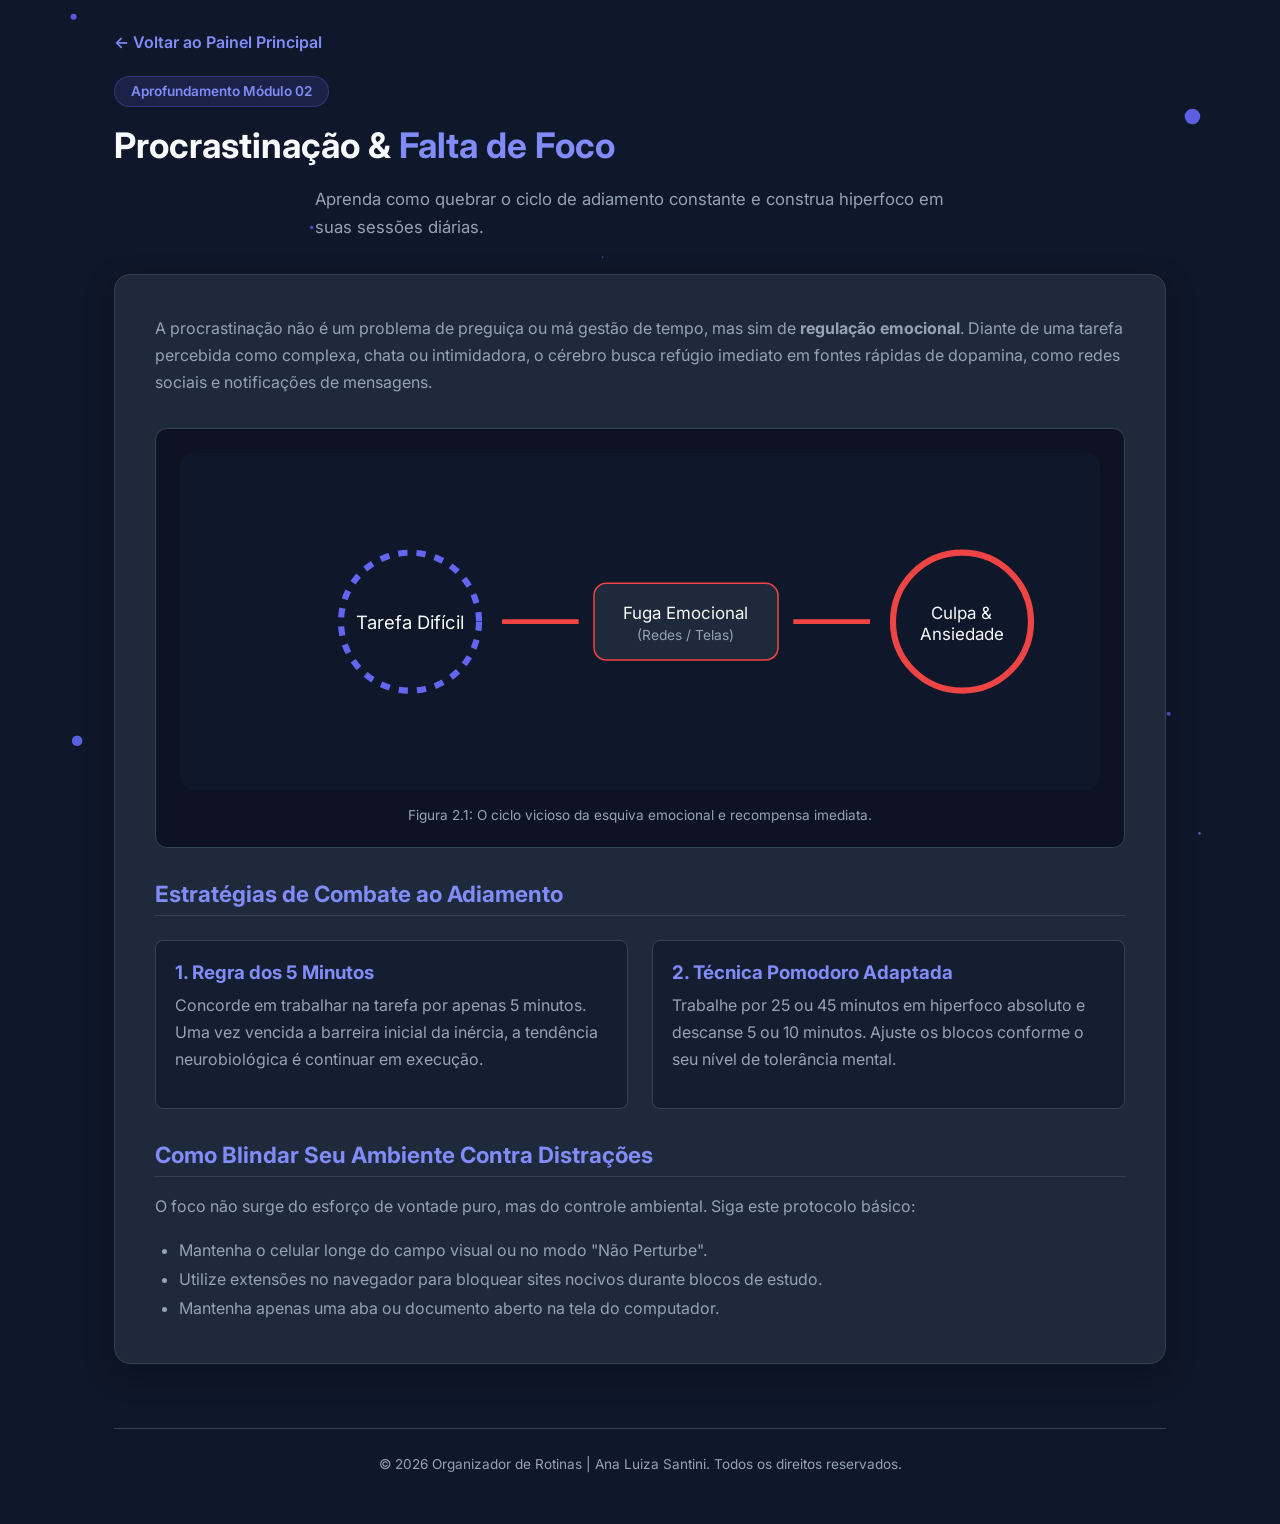
<file: procrastinacao-foco.html>
<!DOCTYPE html>
<html lang="pt-BR">
<head>
    <meta charset="UTF-8">
    <meta name="viewport" content="width=device-width, initial-scale=1.0">
    <title>Procrastinação & Falta de Foco - Organizador de Rotinas</title>
    <link rel="stylesheet" href="style.css">
    <link rel="preconnect" href="https://fonts.googleapis.com">
    <link rel="preconnect" href="https://fonts.gstatic.com" crossorigin>
    <link href="https://fonts.googleapis.com/css2?family=Inter:wght@300;400;600;700&display=swap" rel="stylesheet">
    <style>
        .content-box {
            background: var(--card-bg);
            border: 1px solid var(--border-color);
            border-radius: 16px;
            padding: 2.5rem;
            margin-top: 2rem;
            box-shadow: 0 10px 30px rgba(0, 0, 0, 0.3);
        }
        .btn-back {
            display: inline-flex;
            align-items: center;
            gap: 0.5rem;
            color: var(--accent-hover);
            text-decoration: none;
            font-weight: 600;
            margin-bottom: 1.5rem;
            transition: transform 0.2s;
        }
        .btn-back:hover {
            transform: translateX(-5px);
        }
        .figure-container {
            width: 100%;
            margin: 2rem 0;
            border-radius: 12px;
            overflow: hidden;
            border: 1px solid var(--border-color);
            background: #0d1322;
            text-align: center;
            padding: 1.5rem;
        }
        .figure-container svg {
            max-width: 100%;
            height: auto;
        }
        .figure-caption {
            color: var(--text-muted);
            font-size: 0.85rem;
            margin-top: 0.8rem;
        }
        .section-title {
            color: var(--accent-hover);
            margin: 2rem 0 1rem 0;
            font-size: 1.4rem;
            border-bottom: 1px solid var(--border-color);
            padding-bottom: 0.5rem;
        }
        p {
            line-height: 1.7;
            color: var(--text-muted);
            margin-bottom: 1rem;
        }
        .grid-2 {
            display: grid;
            grid-template-columns: 1fr 1fr;
            gap: 1.5rem;
            margin: 1.5rem 0;
        }
        @media (max-width: 600px) {
            .grid-2 { grid-template-columns: 1fr; }
        }
        .card-inner {
            background: rgba(15, 23, 42, 0.6);
            padding: 1.2rem;
            border-radius: 8px;
            border: 1px solid var(--border-color);
        }
    </style>
</head>
<body>
    <canvas id="bg-canvas"></canvas>

    <div class="container">
        <a href="index.html" class="btn-back">&larr; Voltar ao Painel Principal</a>

        <header class="header" style="text-align: left; margin-bottom: 1.5rem;">
            <span class="badge">Aprofundamento Módulo 02</span>
            <h1>Procrastinação & <span class="highlight">Falta de Foco</span></h1>
            <p>Aprenda como quebrar o ciclo de adiamento constante e construa hiperfoco em suas sessões diárias.</p>
        </header>

        <main class="content-box">
            <p>A procrastinação não é um problema de preguiça ou má gestão de tempo, mas sim de <strong>regulação emocional</strong>. Diante de uma tarefa percebida como complexa, chata ou intimidadora, o cérebro busca refúgio imediato em fontes rápidas de dopamina, como redes sociais e notificações de mensagens.</p>

            <!-- FIGURA 2: CICLO DA PROCRASTINAÇÃO -->
            <div class="figure-container">
                <svg viewBox="0 0 600 220" xmlns="http://www.w3.org/2000/svg">
                    <rect width="600" height="220" fill="#0f172a" rx="10"/>
                    <!-- Ciclo -->
                    <circle cx="150" cy="110" r="45" fill="none" stroke="#6366f1" stroke-width="4" stroke-dasharray="6,6"/>
                    <text x="150" y="115" fill="#f8fafc" font-size="12" text-anchor="middle">Tarefa Difícil</text>

                    <path d="M 210 110 L 260 110" stroke="#ef4444" stroke-width="3" marker-end="url(#arrow)"/>
                    
                    <rect x="270" y="85" width="120" height="50" fill="#1e293b" stroke="#ef4444" rx="8"/>
                    <text x="330" y="108" fill="#f8fafc" font-size="11" text-anchor="middle">Fuga Emocional</text>
                    <text x="330" y="122" fill="#94a3b8" font-size="9" text-anchor="middle">(Redes / Telas)</text>

                    <path d="M 400 110 L 450 110" stroke="#ef4444" stroke-width="3"/>

                    <circle cx="510" cy="110" r="45" fill="none" stroke="#ef4444" stroke-width="4"/>
                    <text x="510" y="108" fill="#f8fafc" font-size="11" text-anchor="middle">Culpa &</text>
                    <text x="510" y="122" fill="#f8fafc" font-size="11" text-anchor="middle">Ansiedade</text>
                </svg>
                <div class="figure-caption">Figura 2.1: O ciclo vicioso da esquiva emocional e recompensa imediata.</div>
            </div>

            <h2 class="section-title">Estratégias de Combate ao Adiamento</h2>

            <div class="grid-2">
                <div class="card-inner">
                    <h3 style="color: var(--accent-hover); margin-bottom: 0.5rem;">1. Regra dos 5 Minutos</h3>
                    <p>Concorde em trabalhar na tarefa por apenas 5 minutos. Uma vez vencida a barreira inicial da inércia, a tendência neurobiológica é continuar em execução.</p>
                </div>
                <div class="card-inner">
                    <h3 style="color: var(--accent-hover); margin-bottom: 0.5rem;">2. Técnica Pomodoro Adaptada</h3>
                    <p>Trabalhe por 25 ou 45 minutos em hiperfoco absoluto e descanse 5 ou 10 minutos. Ajuste os blocos conforme o seu nível de tolerância mental.</p>
                </div>
            </div>

            <h2 class="section-title">Como Blindar Seu Ambiente Contra Distrações</h2>
            <p>O foco não surge do esforço de vontade puro, mas do controle ambiental. Siga este protocolo básico:</p>
            <ul style="color: var(--text-muted); line-height: 1.8; margin-left: 1.5rem;">
                <li>Mantenha o celular longe do campo visual ou no modo "Não Perturbe".</li>
                <li>Utilize extensões no navegador para bloquear sites nocivos durante blocos de estudo.</li>
                <li>Mantenha apenas uma aba ou documento aberto na tela do computador.</li>
            </ul>
        </main>

        <footer>
            <p>&copy; 2026 Organizador de Rotinas | Ana Luiza Santini. Todos os direitos reservados.</p>
        </footer>
    </div>

    <script>
        const canvas = document.getElementById('bg-canvas');
        const ctx = canvas.getContext('2d');
        let width, height, particles;

        function initCanvas() {
            width = canvas.width = window.innerWidth;
            height = canvas.height = window.innerHeight;
            particles = [];
            for (let i = 0; i < 70; i++) {
                particles.push({
                    x: Math.random() * width,
                    y: Math.random() * height,
                    z: Math.random() * width,
                    size: Math.random() * 2 + 1
                });
            }
        }

        function drawParticles() {
            ctx.clearRect(0, 0, width, height);
            let cx = width / 2;
            let cy = height / 2;
            for (let i = 0; i < particles.length; i++) {
                let p = particles[i];
                p.z -= 0.8;
                if (p.z <= 0) {
                    p.z = width;
                    p.x = Math.random() * width;
                    p.y = Math.random() * height;
                }
                let k = 252 / p.z;
                let px = (p.x - cx) * k + cx;
                let py = (p.y - cy) * k + cy;
                if (px >= 0 && px <= width && py >= 0 && py <= height) {
                    let alpha = (1 - p.z / width);
                    ctx.beginPath();
                    ctx.arc(px, py, p.size * k, 0, Math.PI * 2);
                    ctx.fillStyle = `rgba(99, 102, 241, ${alpha})`;
                    ctx.fill();
                }
            }
            requestAnimationFrame(drawParticles);
        }
        window.addEventListener('resize', initCanvas);
        initCanvas();
        drawParticles();
    </script>
</body>
</html>
</file>
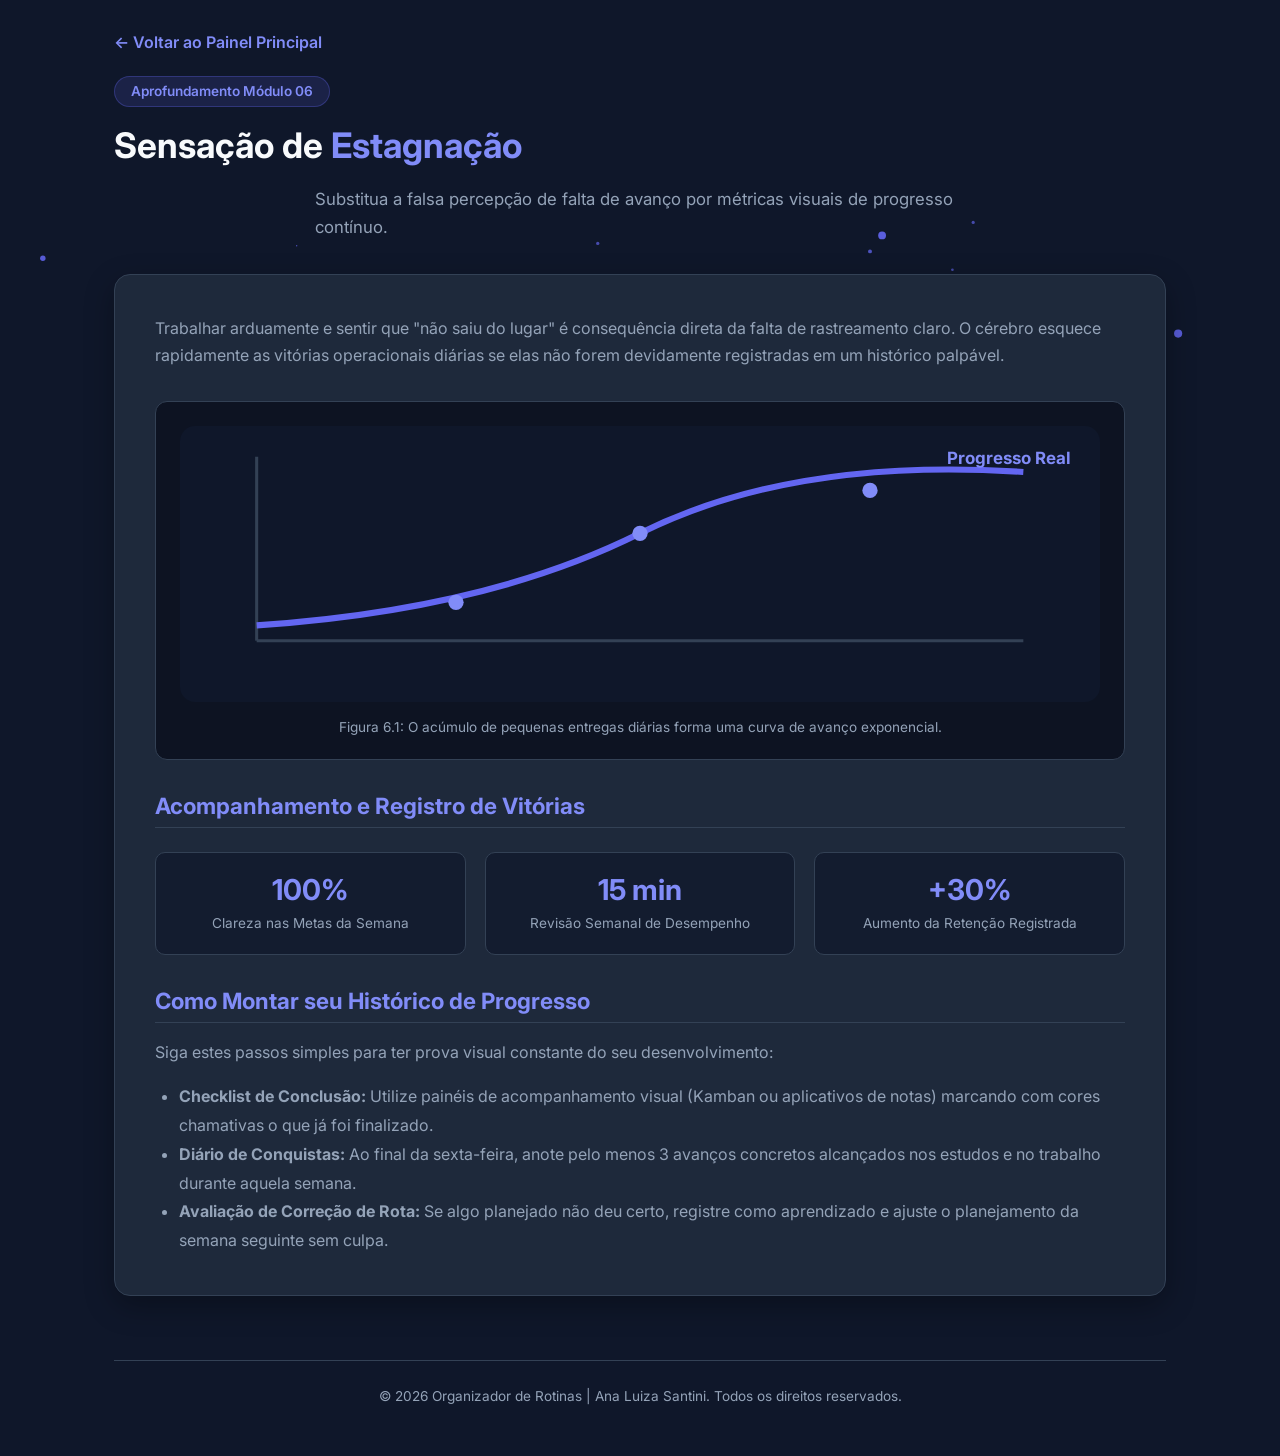
<file: sensacao-estagnacao.html>
<!DOCTYPE html>
<html lang="pt-BR">
<head>
    <meta charset="UTF-8">
    <meta name="viewport" content="width=device-width, initial-scale=1.0">
    <title>Sensação de Estagnação - Organizador de Rotinas</title>
    <link rel="stylesheet" href="style.css">
    <link rel="preconnect" href="https://fonts.googleapis.com">
    <link rel="preconnect" href="https://fonts.gstatic.com" crossorigin>
    <link href="https://fonts.googleapis.com/css2?family=Inter:wght@300;400;600;700&display=swap" rel="stylesheet">
    <style>
        .content-box {
            background: var(--card-bg);
            border: 1px solid var(--border-color);
            border-radius: 16px;
            padding: 2.5rem;
            margin-top: 2rem;
            box-shadow: 0 10px 30px rgba(0, 0, 0, 0.3);
        }
        .btn-back {
            display: inline-flex;
            align-items: center;
            gap: 0.5rem;
            color: var(--accent-hover);
            text-decoration: none;
            font-weight: 600;
            margin-bottom: 1.5rem;
            transition: transform 0.2s;
        }
        .btn-back:hover {
            transform: translateX(-5px);
        }
        .figure-container {
            width: 100%;
            margin: 2rem 0;
            border-radius: 12px;
            overflow: hidden;
            border: 1px solid var(--border-color);
            background: #0d1322;
            text-align: center;
            padding: 1.5rem;
        }
        .figure-container svg {
            max-width: 100%;
            height: auto;
        }
        .figure-caption {
            color: var(--text-muted);
            font-size: 0.85rem;
            margin-top: 0.8rem;
        }
        .section-title {
            color: var(--accent-hover);
            margin: 2rem 0 1rem 0;
            font-size: 1.4rem;
            border-bottom: 1px solid var(--border-color);
            padding-bottom: 0.5rem;
        }
        p {
            line-height: 1.7;
            color: var(--text-muted);
            margin-bottom: 1rem;
        }
        .metrics-grid {
            display: grid;
            grid-template-columns: repeat(auto-fit, minmax(200px, 1fr));
            gap: 1.2rem;
            margin: 1.5rem 0;
        }
        .metric-card {
            background: rgba(15, 23, 42, 0.7);
            border: 1px solid var(--border-color);
            border-radius: 10px;
            padding: 1.2rem;
            text-align: center;
        }
        .metric-card h3 {
            font-size: 1.8rem;
            color: var(--accent-hover);
            margin-bottom: 0.3rem;
        }
        .metric-card p {
            font-size: 0.85rem;
            margin-bottom: 0;
        }
    </style>
</head>
<body>
    <canvas id="bg-canvas"></canvas>

    <div class="container">
        <a href="index.html" class="btn-back">&larr; Voltar ao Painel Principal</a>

        <header class="header" style="text-align: left; margin-bottom: 1.5rem;">
            <span class="badge">Aprofundamento Módulo 06</span>
            <h1>Sensação de <span class="highlight">Estagnação</span></h1>
            <p>Substitua a falsa percepção de falta de avanço por métricas visuais de progresso contínuo.</p>
        </header>

        <main class="content-box">
            <p>Trabalhar arduamente e sentir que "não saiu do lugar" é consequência direta da falta de rastreamento claro. O cérebro esquece rapidamente as vitórias operacionais diárias se elas não forem devidamente registradas em um histórico palpável.</p>

            <!-- FIGURA 6: GRÁFICO DE EVOLUÇÃO / ACOMPANHAMENTO -->
            <div class="figure-container">
                <svg viewBox="0 0 600 180" xmlns="http://www.w3.org/2000/svg">
                    <rect width="600" height="180" fill="#0f172a" rx="10"/>
                    <!-- Eixos -->
                    <line x1="50" y1="140" x2="550" y2="140" stroke="#334155" stroke-width="2"/>
                    <line x1="50" y1="20" x2="50" y2="140" stroke="#334155" stroke-width="2"/>
                    <!-- Curva de Progresso -->
                    <path d="M 50 130 Q 200 120 300 70 T 550 30" fill="none" stroke="#6366f1" stroke-width="4"/>
                    <!-- Pontos de Registro -->
                    <circle cx="180" cy="115" r="5" fill="#818cf8"/>
                    <circle cx="300" cy="70" r="5" fill="#818cf8"/>
                    <circle cx="450" cy="42" r="5" fill="#818cf8"/>
                    <text x="500" y="25" fill="#818cf8" font-size="11" font-weight="bold">Progresso Real</text>
                </svg>
                <div class="figure-caption">Figura 6.1: O acúmulo de pequenas entregas diárias forma uma curva de avanço exponencial.</div>
            </div>

            <h2 class="section-title">Acompanhamento e Registro de Vitórias</h2>

            <div class="metrics-grid">
                <div class="metric-card">
                    <h3>100%</h3>
                    <p>Clareza nas Metas da Semana</p>
                </div>
                <div class="metric-card">
                    <h3>15 min</h3>
                    <p>Revisão Semanal de Desempenho</p>
                </div>
                <div class="metric-card">
                    <h3>+30%</h3>
                    <p>Aumento da Retenção Registrada</p>
                </div>
            </div>

            <h2 class="section-title">Como Montar seu Histórico de Progresso</h2>
            <p>Siga estes passos simples para ter prova visual constante do seu desenvolvimento:</p>
            <ul style="color: var(--text-muted); line-height: 1.8; margin-left: 1.5rem;">
                <li><strong>Checklist de Conclusão:</strong> Utilize painéis de acompanhamento visual (Kamban ou aplicativos de notas) marcando com cores chamativas o que já foi finalizado.</li>
                <li><strong>Diário de Conquistas:</strong> Ao final da sexta-feira, anote pelo menos 3 avanços concretos alcançados nos estudos e no trabalho durante aquela semana.</li>
                <li><strong>Avaliação de Correção de Rota:</strong> Se algo planejado não deu certo, registre como aprendizado e ajuste o planejamento da semana seguinte sem culpa.</li>
            </ul>
        </main>

        <footer>
            <p>&copy; 2026 Organizador de Rotinas | Ana Luiza Santini. Todos os direitos reservados.</p>
        </footer>
    </div>

    <script>
        const canvas = document.getElementById('bg-canvas');
        const ctx = canvas.getContext('2d');
        let width, height, particles;

        function initCanvas() {
            width = canvas.width = window.innerWidth;
            height = canvas.height = window.innerHeight;
            particles = [];
            for (let i = 0; i < 70; i++) {
                particles.push({
                    x: Math.random() * width,
                    y: Math.random() * height,
                    z: Math.random() * width,
                    size: Math.random() * 2 + 1
                });
            }
        }

        function drawParticles() {
            ctx.clearRect(0, 0, width, height);
            let cx = width / 2;
            let cy = height / 2;
            for (let i = 0; i < particles.length; i++) {
                let p = particles[i];
                p.z -= 0.8;
                if (p.z <= 0) {
                    p.z = width;
                    p.x = Math.random() * width;
                    p.y = Math.random() * height;
                }
                let k = 252 / p.z;
                let px = (p.x - cx) * k + cx;
                let py = (p.y - cy) * k + cy;
                if (px >= 0 && px <= width && py >= 0 && py <= height) {
                    let alpha = (1 - p.z / width);
                    ctx.beginPath();
                    ctx.arc(px, py, p.size * k, 0, Math.PI * 2);
                    ctx.fillStyle = `rgba(99, 102, 241, ${alpha})`;
                    ctx.fill();
                }
            }
            requestAnimationFrame(drawParticles);
        }
        window.addEventListener('resize', initCanvas);
        initCanvas();
        drawParticles();
    </script>
</body>
</html>
</file>
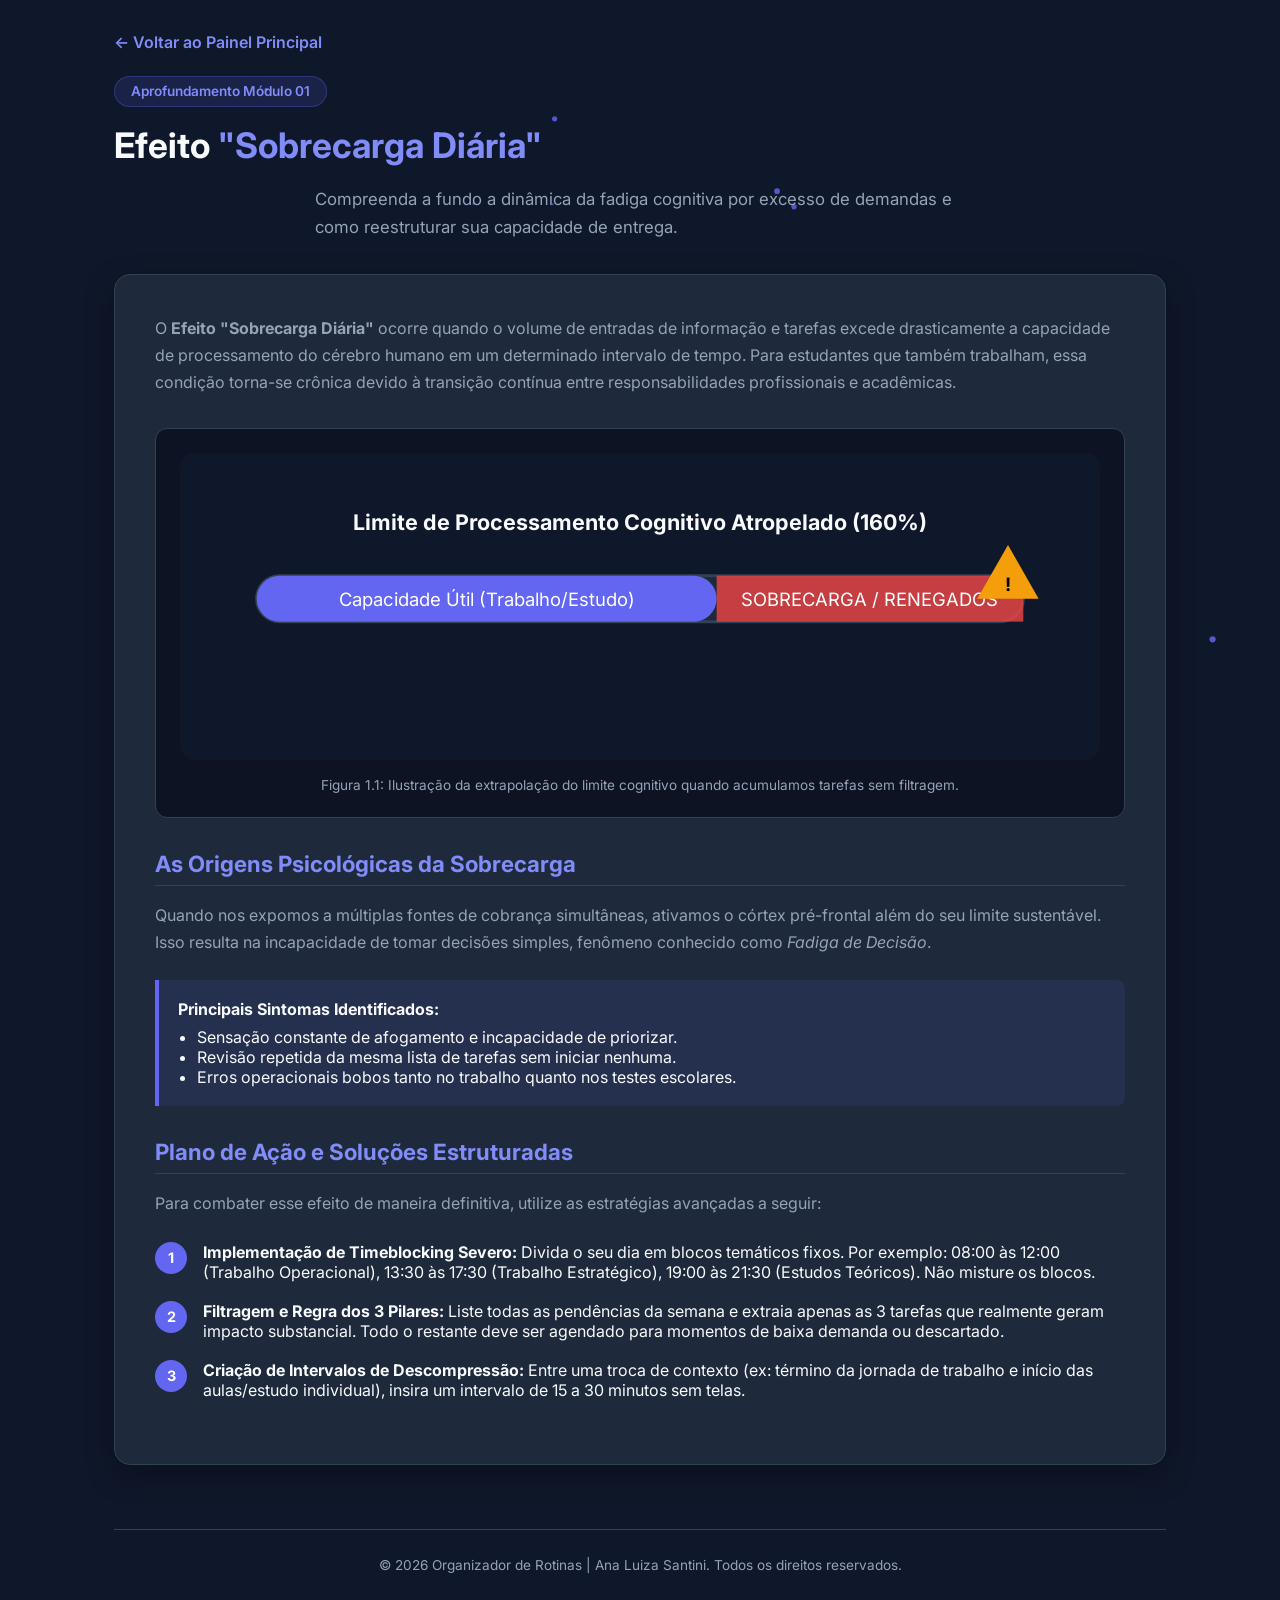
<file: sobrecarga-diaria.html>
<!DOCTYPE html>
<html lang="pt-BR">
<head>
    <meta charset="UTF-8">
    <meta name="viewport" content="width=device-width, initial-scale=1.0">
    <title>Efeito "Sobrecarga Diária" - Organizador de Rotinas</title>
    <link rel="stylesheet" href="style.css">
    <link rel="preconnect" href="https://fonts.googleapis.com">
    <link rel="preconnect" href="https://fonts.gstatic.com" crossorigin>
    <link href="https://fonts.googleapis.com/css2?family=Inter:wght@300;400;600;700&display=swap" rel="stylesheet">
    <style>
        .content-box {
            background: var(--card-bg);
            border: 1px solid var(--border-color);
            border-radius: 16px;
            padding: 2.5rem;
            margin-top: 2rem;
            box-shadow: 0 10px 30px rgba(0, 0, 0, 0.3);
        }
        .btn-back {
            display: inline-flex;
            align-items: center;
            gap: 0.5rem;
            color: var(--accent-hover);
            text-decoration: none;
            font-weight: 600;
            margin-bottom: 1.5rem;
            transition: transform 0.2s;
        }
        .btn-back:hover {
            transform: translateX(-5px);
        }
        .figure-container {
            width: 100%;
            margin: 2rem 0;
            border-radius: 12px;
            overflow: hidden;
            border: 1px solid var(--border-color);
            background: #0d1322;
            text-align: center;
            padding: 1.5rem;
        }
        .figure-container svg {
            max-width: 100%;
            height: auto;
        }
        .figure-caption {
            color: var(--text-muted);
            font-size: 0.85rem;
            margin-top: 0.8rem;
        }
        .section-title {
            color: var(--accent-hover);
            margin: 2rem 0 1rem 0;
            font-size: 1.4rem;
            border-bottom: 1px solid var(--border-color);
            padding-bottom: 0.5rem;
        }
        p {
            line-height: 1.7;
            color: var(--text-muted);
            margin-bottom: 1rem;
        }
        .highlight-box {
            background: rgba(99, 102, 241, 0.1);
            border-left: 4px solid var(--accent);
            padding: 1.2rem;
            border-radius: 0 8px 8px 0;
            margin: 1.5rem 0;
        }
        .step-list {
            list-style: none;
            counter-reset: step-counter;
            margin: 1.5rem 0;
        }
        .step-list li {
            counter-increment: step-counter;
            position: relative;
            padding-left: 3rem;
            margin-bottom: 1.2rem;
            color: var(--text-main);
        }
        .step-list li::before {
            content: counter(step-counter);
            position: absolute;
            left: 0;
            top: 0;
            width: 2rem;
            height: 2rem;
            background: var(--accent);
            color: #fff;
            border-radius: 50%;
            display: flex;
            align-items: center;
            justify-content: center;
            font-weight: bold;
            font-size: 0.9rem;
        }
    </style>
</head>
<body>
    <canvas id="bg-canvas"></canvas>

    <div class="container">
        <a href="index.html" class="btn-back">&larr; Voltar ao Painel Principal</a>

        <header class="header" style="text-align: left; margin-bottom: 1.5rem;">
            <span class="badge">Aprofundamento Módulo 01</span>
            <h1>Efeito <span class="highlight">"Sobrecarga Diária"</span></h1>
            <p>Compreenda a fundo a dinâmica da fadiga cognitiva por excesso de demandas e como reestruturar sua capacidade de entrega.</p>
        </header>

        <main class="content-box">
            <p>O <strong>Efeito "Sobrecarga Diária"</strong> ocorre quando o volume de entradas de informação e tarefas excede drasticamente a capacidade de processamento do cérebro humano em um determinado intervalo de tempo. Para estudantes que também trabalham, essa condição torna-se crônica devido à transição contínua entre responsabilidades profissionais e acadêmicas.</p>

            <!-- FIGURA 1: SVG ILUSTRATIVO DE SOBRECARGA -->
            <div class="figure-container">
                <svg viewBox="0 0 600 200" xmlns="http://www.w3.org/2000/svg">
                    <rect width="600" height="200" fill="#0f172a" rx="10"/>
                    <!-- Barra de Capacidade -->
                    <rect x="50" y="80" width="500" height="30" fill="#1e293b" rx="15" stroke="#334155" stroke-width="2"/>
                    <!-- Nível Normal -->
                    <rect x="50" y="80" width="300" height="30" fill="#6366f1" rx="15"/>
                    <!-- Nível de Sobrecarga -->
                    <rect x="350" y="80" width="200" height="30" fill="#ef4444" opacity="0.8" rx="0"/>
                    <!-- Alerta -->
                    <text x="300" y="50" fill="#f8fafc" font-family="Inter, sans-serif" font-size="14" text-anchor="middle" font-weight="bold">Limite de Processamento Cognitivo Atropelado (160%)</text>
                    <text x="200" y="100" fill="#ffffff" font-family="Inter, sans-serif" font-size="12" text-anchor="middle">Capacidade Útil (Trabalho/Estudo)</text>
                    <text x="450" y="100" fill="#ffffff" font-family="Inter, sans-serif" font-size="12" text-anchor="middle">SOBRECARGA / RENEGADOS</text>
                    <!-- Ícone de Atenção -->
                    <path d="M 540 60 L 560 95 L 520 95 Z" fill="#f59e0b" />
                    <text x="540" y="90" fill="#000" font-weight="bold" font-size="12" text-anchor="middle">!</text>
                </svg>
                <div class="figure-caption">Figura 1.1: Ilustração da extrapolação do limite cognitivo quando acumulamos tarefas sem filtragem.</div>
            </div>

            <h2 class="section-title">As Origens Psicológicas da Sobrecarga</h2>
            <p>Quando nos expomos a múltiplas fontes de cobrança simultâneas, ativamos o córtex pré-frontal além do seu limite sustentável. Isso resulta na incapacidade de tomar decisões simples, fenômeno conhecido como <em>Fadiga de Decisão</em>.</p>

            <div class="highlight-box">
                <strong>Principais Sintomas Identificados:</strong>
                <ul style="margin-top: 0.5rem; margin-left: 1.2rem; color: var(--text-main);">
                    <li>Sensação constante de afogamento e incapacidade de priorizar.</li>
                    <li>Revisão repetida da mesma lista de tarefas sem iniciar nenhuma.</li>
                    <li>Erros operacionais bobos tanto no trabalho quanto nos testes escolares.</li>
                </ul>
            </div>

            <h2 class="section-title">Plano de Ação e Soluções Estruturadas</h2>
            <p>Para combater esse efeito de maneira definitiva, utilize as estratégias avançadas a seguir:</p>

            <ol class="step-list">
                <li>
                    <strong>Implementação de Timeblocking Severo:</strong> Divida o seu dia em blocos temáticos fixos. Por exemplo: 08:00 às 12:00 (Trabalho Operacional), 13:30 às 17:30 (Trabalho Estratégico), 19:00 às 21:30 (Estudos Teóricos). Não misture os blocos.
                </li>
                <li>
                    <strong>Filtragem e Regra dos 3 Pilares:</strong> Liste todas as pendências da semana e extraia apenas as 3 tarefas que realmente geram impacto substancial. Todo o restante deve ser agendado para momentos de baixa demanda ou descartado.
                </li>
                <li>
                    <strong>Criação de Intervalos de Descompressão:</strong> Entre uma troca de contexto (ex: término da jornada de trabalho e início das aulas/estudo individual), insira um intervalo de 15 a 30 minutos sem telas.
                </li>
            </ol>
        </main>

        <footer>
            <p>&copy; 2026 Organizador de Rotinas | Ana Luiza Santini. Todos os direitos reservados.</p>
        </footer>
    </div>

    <script>
        const canvas = document.getElementById('bg-canvas');
        const ctx = canvas.getContext('2d');
        let width, height, particles;

        function initCanvas() {
            width = canvas.width = window.innerWidth;
            height = canvas.height = window.innerHeight;
            particles = [];
            for (let i = 0; i < 70; i++) {
                particles.push({
                    x: Math.random() * width,
                    y: Math.random() * height,
                    z: Math.random() * width,
                    size: Math.random() * 2 + 1
                });
            }
        }

        function drawParticles() {
            ctx.clearRect(0, 0, width, height);
            let cx = width / 2;
            let cy = height / 2;
            for (let i = 0; i < particles.length; i++) {
                let p = particles[i];
                p.z -= 0.8;
                if (p.z <= 0) {
                    p.z = width;
                    p.x = Math.random() * width;
                    p.y = Math.random() * height;
                }
                let k = 252 / p.z;
                let px = (p.x - cx) * k + cx;
                let py = (p.y - cy) * k + cy;
                if (px >= 0 && px <= width && py >= 0 && py <= height) {
                    let alpha = (1 - p.z / width);
                    ctx.beginPath();
                    ctx.arc(px, py, p.size * k, 0, Math.PI * 2);
                    ctx.fillStyle = `rgba(99, 102, 241, ${alpha})`;
                    ctx.fill();
                }
            }
            requestAnimationFrame(drawParticles);
        }
        window.addEventListener('resize', initCanvas);
        initCanvas();
        drawParticles();
    </script>
</body>
</html>
</file>
<file: style.css>
/* Resete Básico e Variáveis de Cores (Tons Médios e Escuros) */
:root {
    --bg-dark: #0f172a;
    --card-bg: #1e293b;
    --card-hover: #334155;
    --accent: #6366f1;
    --accent-hover: #818cf8;
    --text-main: #f8fafc;
    --text-muted: #94a3b8;
    --modal-bg: rgba(15, 23, 42, 0.85);
    --border-color: #334155;
}

* {
    margin: 0;
    padding: 0;
    box-sizing: border-box;
}

body {
    font-family: 'Inter', sans-serif;
    background-color: var(--bg-dark);
    color: var(--text-main);
    min-height: 100vh;
    overflow-x: hidden;
    position: relative;
}

/* Canvas para Fundo Tridimensional */
#bg-canvas {
    position: fixed;
    top: 0;
    left: 0;
    width: 100%;
    height: 100%;
    z-index: -1;
    pointer-events: none;
}

/* Layout Principal */
.container {
    max-width: 1100px;
    margin: 0 auto;
    padding: 2rem 1.5rem;
}

.header {
    text-align: center;
    margin-bottom: 3.5rem;
}

.badge {
    display: inline-block;
    background: rgba(99, 102, 241, 0.15);
    color: var(--accent-hover);
    padding: 0.4rem 1rem;
    border-radius: 20px;
    font-size: 0.85rem;
    font-weight: 600;
    margin-bottom: 1rem;
    border: 1px solid rgba(99, 102, 241, 0.3);
}

.header h1 {
    font-size: 2.2rem;
    font-weight: 700;
    line-height: 1.3;
    margin-bottom: 1rem;
}

.header h1 .highlight {
    color: var(--accent-hover);
    display: inline-block;
}

.header p {
    color: var(--text-muted);
    font-size: 1.05rem;
    max-width: 650px;
    margin: 0 auto;
}

/* Grid de Cards */
.grid-cards {
    display: grid;
    grid-template-columns: repeat(auto-fit, minmax(300px, 1fr));
    gap: 1.5rem;
}

.card {
    background: var(--card-bg);
    border: 1px solid var(--border-color);
    border-radius: 12px;
    padding: 1.8rem;
    cursor: pointer;
    transition: all 0.3s ease;
    display: flex;
    flex-direction: column;
    justify-content: space-between;
    box-shadow: 0 4px 20px rgba(0, 0, 0, 0.2);
}

.card:hover {
    transform: translateY(-5px);
    background: var(--card-hover);
    border-color: var(--accent);
    box-shadow: 0 8px 30px rgba(99, 102, 241, 0.2);
}

.card-icon {
    font-size: 2rem;
    margin-bottom: 1rem;
}

.card h3 {
    font-size: 1.25rem;
    font-weight: 600;
    margin-bottom: 0.75rem;
    color: var(--text-main);
}

.card p {
    color: var(--text-muted);
    font-size: 0.95rem;
    line-height: 1.5;
    margin-bottom: 1.5rem;
}

.card-link {
    color: var(--accent-hover);
    font-size: 0.9rem;
    font-weight: 600;
}

/* Estilos do Modal */
.modal {
    display: none;
    position: fixed;
    top: 0;
    left: 0;
    width: 100%;
    height: 100%;
    background-color: var(--modal-bg);
    backdrop-filter: blur(8px);
    z-index: 1000;
    justify-content: center;
    align-items: center;
    padding: 1rem;
}

.modal-content {
    background: var(--card-bg);
    border: 1px solid var(--border-color);
    border-radius: 16px;
    width: 100%;
    max-width: 600px;
    padding: 2rem;
    position: relative;
    box-shadow: 0 20px 40px rgba(0, 0, 0, 0.5);
    animation: fadeIn 0.3s ease-out;
}

@keyframes fadeIn {
    from {
        opacity: 0;
        transform: scale(0.95);
    }
    to {
        opacity: 1;
        transform: scale(1);
    }
}

.close-btn {
    position: absolute;
    top: 1.2rem;
    right: 1.5rem;
    font-size: 1.8rem;
    color: var(--text-muted);
    cursor: pointer;
    transition: color 0.2s;
}

.close-btn:hover {
    color: var(--text-main);
}

.modal h2 {
    font-size: 1.5rem;
    color: var(--accent-hover);
    margin-bottom: 1.5rem;
    padding-right: 2rem;
}

.modal-body h4 {
    font-size: 1rem;
    color: var(--text-main);
    margin: 1.2rem 0 0.5rem 0;
    text-transform: uppercase;
    letter-spacing: 0.5px;
}

.modal-body p {
    color: var(--text-muted);
    font-size: 0.95rem;
    line-height: 1.6;
}

.modal-body ul {
    list-style: none;
    margin-top: 0.5rem;
}

.modal-body li {
    color: var(--text-muted);
    font-size: 0.95rem;
    line-height: 1.6;
    margin-bottom: 0.8rem;
    position: relative;
    padding-left: 1.2rem;
}

.modal-body li::before {
    content: "•";
    color: var(--accent);
    font-weight: bold;
    font-size: 1.2rem;
    position: absolute;
    left: 0;
    top: -2px;
}

.modal-body li strong {
    color: var(--text-main);
}

/* Rodapé */
footer {
    text-align: center;
    margin-top: 4rem;
    color: var(--text-muted);
    font-size: 0.85rem;
    border-top: 1px solid var(--border-color);
    padding-top: 1.5rem;
}

/* Responsividade */
@media (max-width: 600px) {
    .header h1 {
        font-size: 1.75rem;
    }
    .modal-content {
        padding: 1.5rem;
    }
}
</file>
